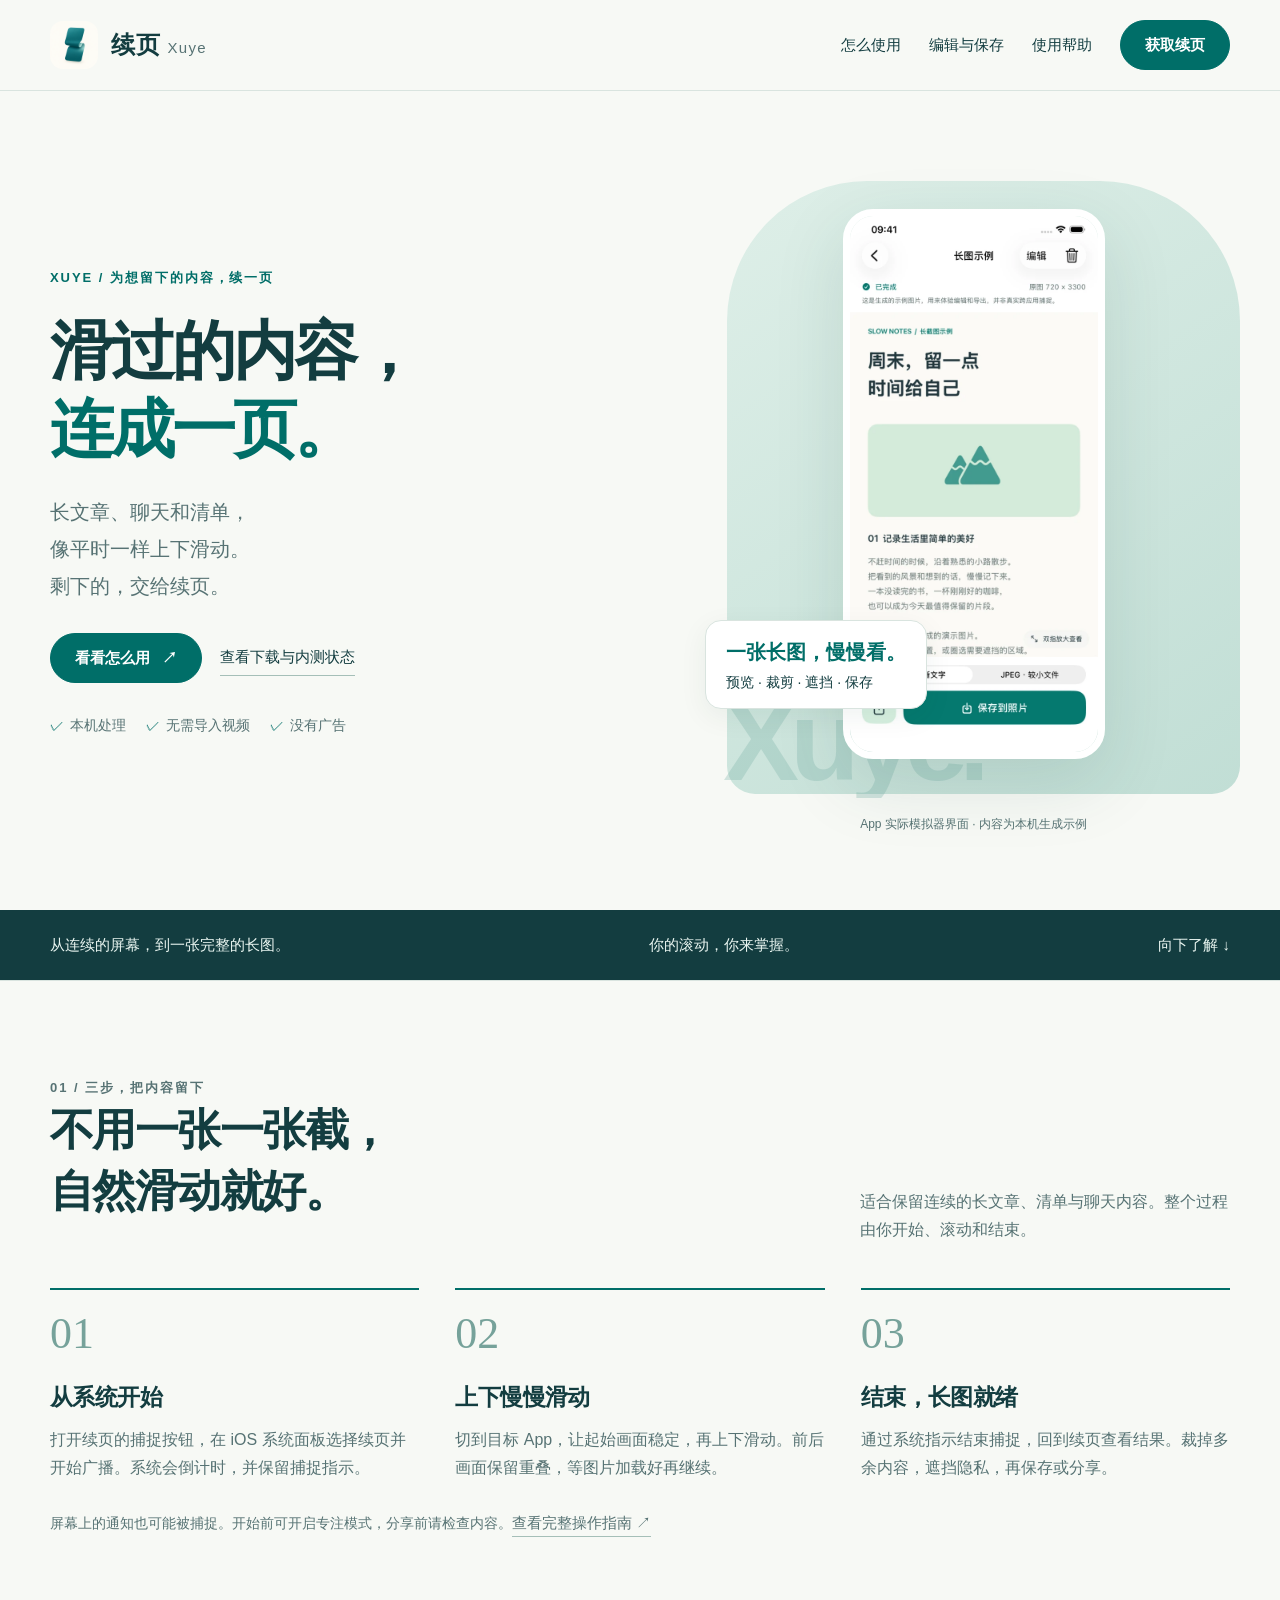
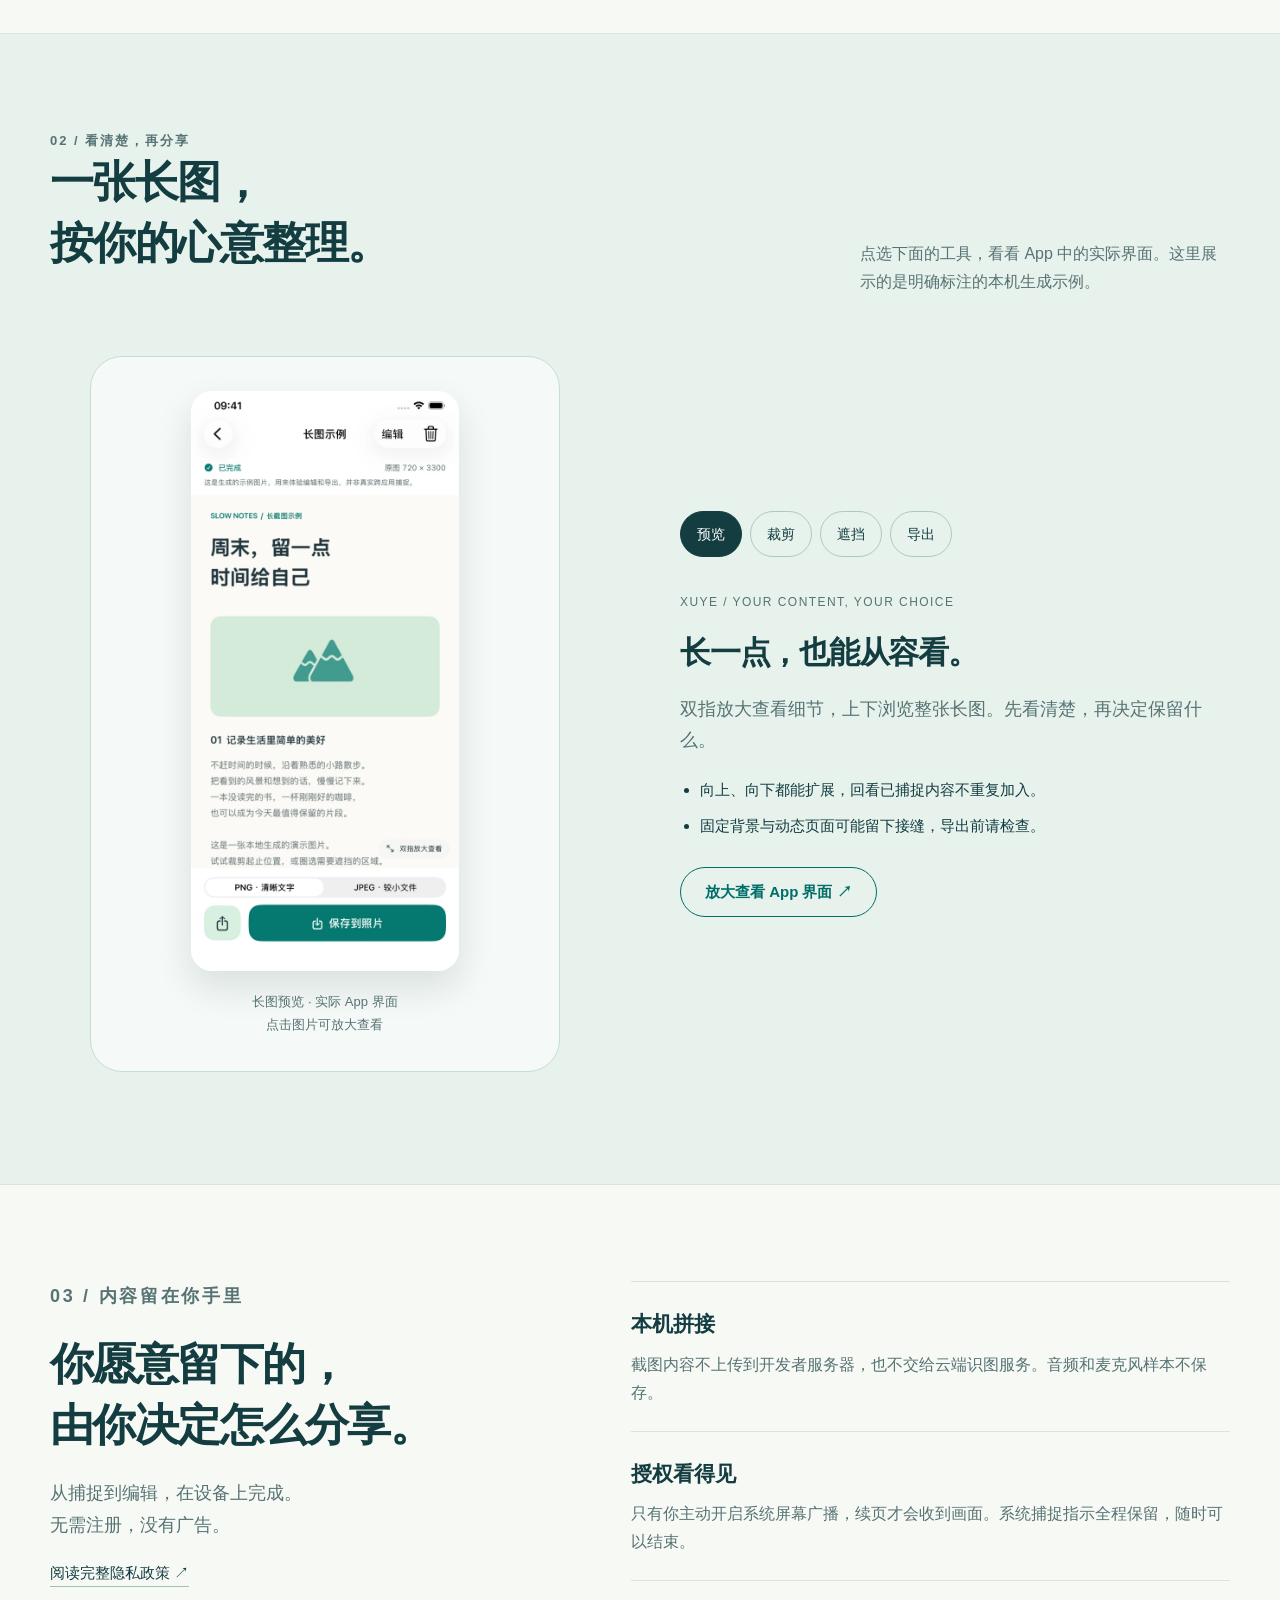
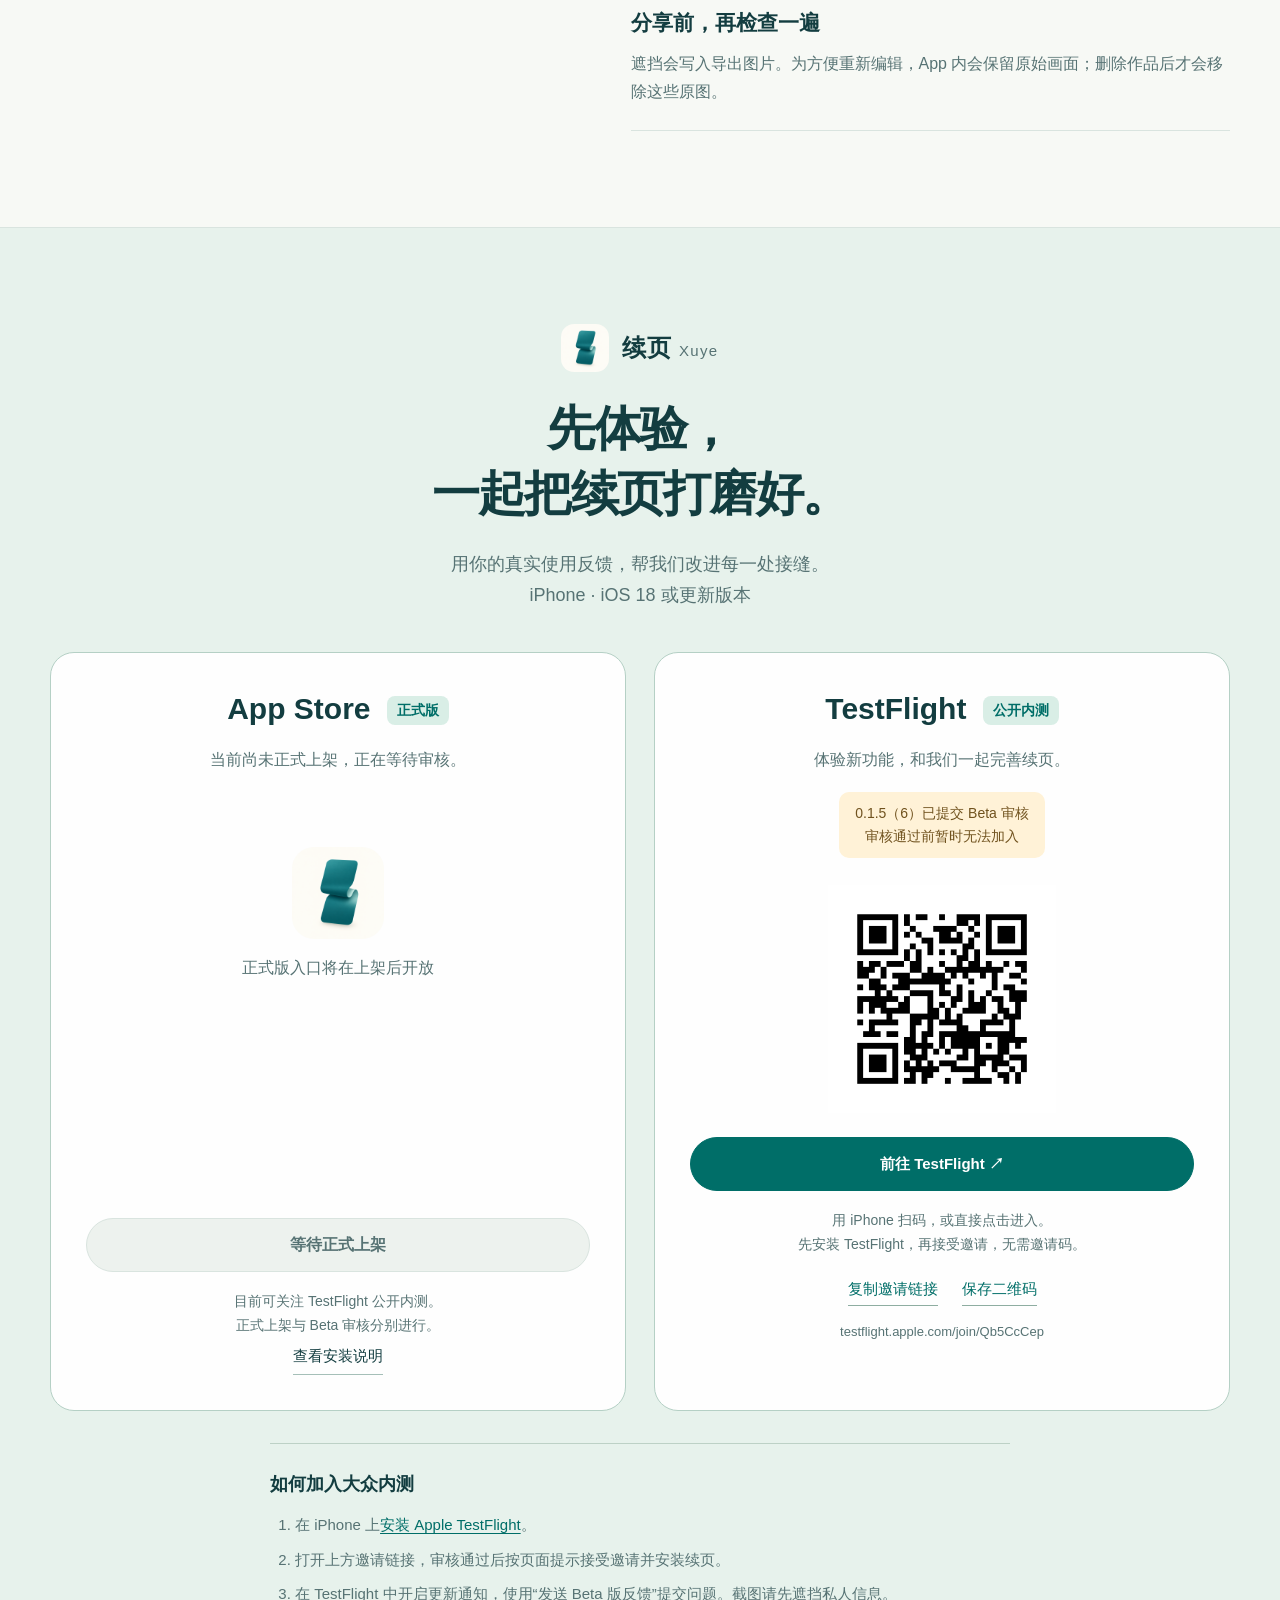
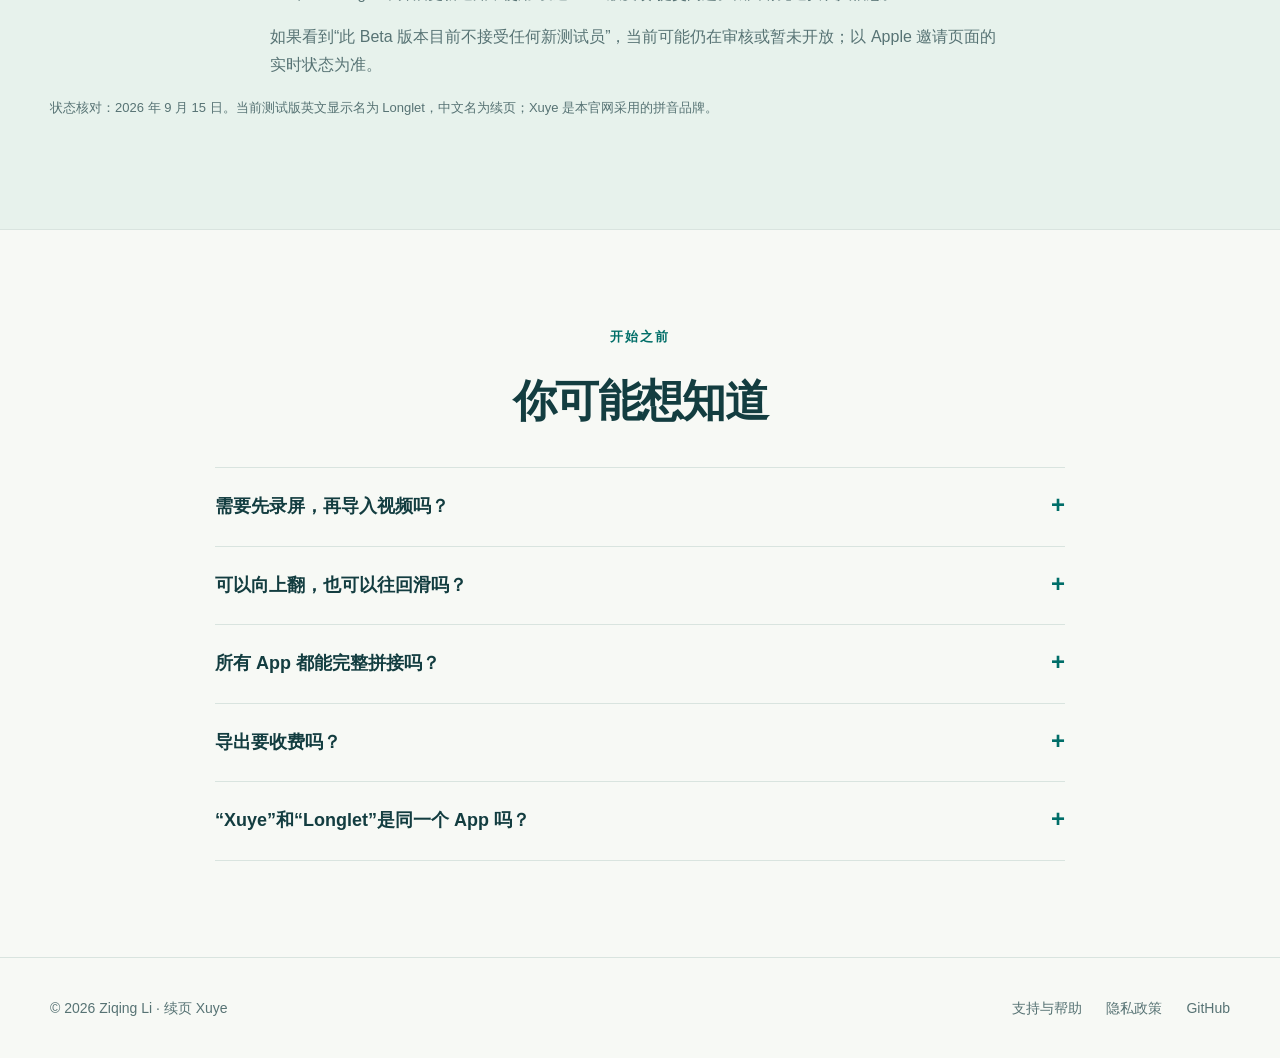
<file: index.html>
<!doctype html><html lang="zh-CN"><head><meta charset="utf-8"><meta name="viewport" content="width=device-width,initial-scale=1"><meta name="description" content="续页 Xuye，让连续滚动的屏幕内容变成一张长图。手动滚动、本机拼接，支持裁剪、隐私遮挡与 PNG/JPEG 导出。"><meta name="theme-color" content="#006e68"><title>续页 Xuye · 滑过的内容，连成一页</title><link rel="icon" href="assets/icon.png"><link rel="apple-touch-icon" href="assets/icon.png"><link rel="stylesheet" href="style.css"><script src="app.js" defer></script><link rel="canonical" href="https://lzbaclz.github.io/long_screenshot_iphone/"><meta property="og:type" content="website"><meta property="og:title" content="续页 Xuye · 滑过的内容，连成一页"><meta property="og:url" content="https://lzbaclz.github.io/long_screenshot_iphone/"></head><body><a class="skip" href="#main">跳到正文</a><header class="header"><div class="wrap header-inner"><a class="brand" href="./"><img src="assets/icon.png" width="48" height="48" alt="续页青色折页图标"><span>续页<small>Xuye</small></span></a><nav class="nav" id="site-nav" aria-label="主导航"><a href="#how">怎么使用</a><a href="#features">编辑与保存</a><a href="support.html">使用帮助</a><a class="button" href="#get">获取续页</a></nav><button class="menu-button" aria-controls="site-nav" aria-expanded="false" aria-label="展开导航">☰</button></div></header><main id="main"><section class="hero wrap"><div><p class="eyebrow">XUYE / 为想留下的内容，续一页</p><h1>滑过的内容，<br><span>连成一页。</span></h1><p class="hero-lead">长文章、聊天和清单，<br>像平时一样上下滑动。<br>剩下的，交给续页。</p><div class="actions"><a class="button" href="#how">看看怎么用 <span aria-hidden="true">↗</span></a><a class="text-link" href="#get">查看下载与内测状态</a></div><ul class="quiet-points"><li>本机处理</li><li>无需导入视频</li><li>没有广告</li></ul></div><div><div class="hero-art"><div class="hero-panel" aria-hidden="true"></div><div class="hero-word" aria-hidden="true">Xuye.</div><img class="screenshot" src="assets/preview.webp" width="620" height="1342" alt="续页 App 的长图预览界面，展示明确标注的本地生成示例"><div class="hero-caption"><strong>一张长图，慢慢看。</strong>预览 · 裁剪 · 遮挡 · 保存</div></div><p class="image-note">App 实际模拟器界面 · 内容为本机生成示例</p></div></section>
<div class="ribbon"><div class="wrap"><span>从连续的屏幕，到一张完整的长图。</span><span>你的滚动，你来掌握。</span><span>向下了解 ↓</span></div></div>
<section class="section" id="how"><div class="wrap"><div class="section-head"><div><p class="eyebrow">01 / 三步，把内容留下</p><h2>不用一张一张截，<br>自然滑动就好。</h2></div><p>适合保留连续的长文章、清单与聊天内容。整个过程由你开始、滚动和结束。</p></div><div class="steps"><article class="step"><div class="step-number">01</div><h3>从系统开始</h3><p>打开续页的捕捉按钮，在 iOS 系统面板选择续页并开始广播。系统会倒计时，并保留捕捉指示。</p></article><article class="step"><div class="step-number">02</div><h3>上下慢慢滑动</h3><p>切到目标 App，让起始画面稳定，再上下滑动。前后画面保留重叠，等图片加载好再继续。</p></article><article class="step"><div class="step-number">03</div><h3>结束，长图就绪</h3><p>通过系统指示结束捕捉，回到续页查看结果。裁掉多余内容，遮挡隐私，再保存或分享。</p></article></div><p class="step-note">屏幕上的通知也可能被捕捉。开始前可开启专注模式，分享前请检查内容。<a class="text-link" href="support.html#capture">查看完整操作指南 ↗</a></p></div></section>
<section class="section mint-section" id="features"><div class="wrap"><div class="section-head"><div><p class="eyebrow">02 / 看清楚，再分享</p><h2>一张长图，<br>按你的心意整理。</h2></div><p>点选下面的工具，看看 App 中的实际界面。这里展示的是明确标注的本机生成示例。</p></div><div class="feature-layout"><figure class="feature-visual"><button class="preview-button" data-enlarge aria-label="放大查看当前 App 界面"><img id="feature-screen" src="assets/preview.webp" width="620" height="1342" alt="续页 App 中的长图示例预览，支持缩放和上下浏览" loading="lazy"></button><figcaption class="screen-caption"><span id="feature-caption">长图预览 · 实际 App 界面</span><br>点击图片可放大查看</figcaption></figure><div class="feature-copy"><div class="feature-tabs" role="tablist" aria-label="查看 App 功能"><button role="tab" id="mode-preview" data-mode="preview" aria-selected="true" aria-controls="feature-panel">预览</button><button role="tab" id="mode-crop" data-mode="crop" aria-selected="false" aria-controls="feature-panel" tabindex="-1">裁剪</button><button role="tab" id="mode-redact" data-mode="redact" aria-selected="false" aria-controls="feature-panel" tabindex="-1">遮挡</button><button role="tab" id="mode-export" data-mode="export" aria-selected="false" aria-controls="feature-panel" tabindex="-1">导出</button></div><div id="feature-panel" role="tabpanel" aria-labelledby="mode-preview" tabindex="0"><div class="detail-stamp">XUYE / YOUR CONTENT, YOUR CHOICE</div><h3 id="feature-title">长一点，也能从容看。</h3><p id="feature-description">双指放大查看细节，上下浏览整张长图。先看清楚，再决定保留什么。</p><ul id="feature-points"><li>向上、向下都能扩展，回看已捕捉内容不重复加入。</li><li>固定背景与动态页面可能留下接缝，导出前请检查。</li></ul></div><button class="button outline" data-enlarge>放大查看 App 界面 ↗</button></div></div></div></section>
<section class="section" id="privacy"><div class="wrap privacy-layout"><div class="privacy-title"><p class="eyebrow">03 / 内容留在你手里</p><h2>你愿意留下的，<br>由你决定怎么分享。</h2><p>从捕捉到编辑，在设备上完成。<br>无需注册，没有广告。</p><a class="text-link" href="privacy.html">阅读完整隐私政策 ↗</a></div><div class="privacy-lines"><article class="privacy-line"><h3>本机拼接</h3><p>截图内容不上传到开发者服务器，也不交给云端识图服务。音频和麦克风样本不保存。</p></article><article class="privacy-line"><h3>授权看得见</h3><p>只有你主动开启系统屏幕广播，续页才会收到画面。系统捕捉指示全程保留，随时可以结束。</p></article><article class="privacy-line"><h3>分享前，再检查一遍</h3><p>遮挡会写入导出图片。为方便重新编辑，App 内会保留原始画面；删除作品后才会移除这些原图。</p></article></div></div></section>
<section class="section release-section" id="get"><div class="wrap"><div class="release-heading"><div class="brand"><img src="assets/icon.png" width="48" height="48" alt="续页青色折页图标"><span>续页<small>Xuye</small></span></div><h2>先体验，<br>一起把续页打磨好。</h2><p>用你的真实使用反馈，帮我们改进每一处接缝。<br>iPhone · iOS 18 或更新版本</p></div><div class="release-options"><article class="release-option"><h3>App Store <span>正式版</span></h3><p>当前尚未正式上架，正在等待审核。</p><div class="release-placeholder"><img src="assets/icon.png" width="92" height="92" alt=""><span>正式版入口将在上架后开放</span></div><span class="pending-button">等待正式上架</span><p class="release-help">目前可关注 TestFlight 公开内测。<br>正式上架与 Beta 审核分别进行。</p><a class="text-link" href="support.html#install">查看安装说明</a></article><article class="release-option"><h3>TestFlight <span>公开内测</span></h3><p>体验新功能，和我们一起完善续页。</p><p class="beta-state">0.1.5（6）已提交 Beta 审核<br>审核通过前暂时无法加入</p><img class="invite-qr" src="assets/testflight-qr.png" width="468" height="468" alt="续页公开 TestFlight 邀请二维码，审核通过后可通过此链接加入" loading="lazy"><a class="button" id="testflight-link" href="https://testflight.apple.com/join/Qb5CcCep" target="_blank" rel="noopener noreferrer">前往 TestFlight ↗</a><p class="release-help">用 iPhone 扫码，或直接点击进入。<br>先安装 TestFlight，再接受邀请，无需邀请码。</p><div class="invite-tools"><button type="button" id="copy-testflight-link">复制邀请链接</button><a href="assets/testflight-qr.png" download="xuye-testflight-qr.png">保存二维码</a></div><a class="invite-address" href="https://testflight.apple.com/join/Qb5CcCep">testflight.apple.com/join/Qb5CcCep</a><p class="invite-result" id="testflight-copy-status" role="status" aria-live="polite"></p></article></div><div class="beta-steps"><h3>如何加入大众内测</h3><ol><li>在 iPhone 上<a href="https://apps.apple.com/app/testflight/id899247664">安装 Apple TestFlight</a>。</li><li>打开上方邀请链接，审核通过后按页面提示接受邀请并安装续页。</li><li>在 TestFlight 中开启更新通知，使用“发送 Beta 版反馈”提交问题。截图请先遮挡私人信息。</li></ol><p>如果看到“此 Beta 版本目前不接受任何新测试员”，当前可能仍在审核或暂未开放；以 Apple 邀请页面的实时状态为准。</p></div><p class="release-note">状态核对：2026 年 9 月 15 日。当前测试版英文显示名为 Longlet，中文名为续页；Xuye 是本官网采用的拼音品牌。</p></div></section>
<section class="section"><div class="wrap"><div class="center-head"><p class="eyebrow">开始之前</p><h2>你可能想知道</h2></div><div class="faq-list"><details><summary>需要先录屏，再导入视频吗？</summary><p>不需要。你通过 iOS 系统开始屏幕广播后，续页会直接处理系统提供的画面。用户手动滚动，结束后回到 App 查看长图。</p></details><details><summary>可以向上翻，也可以往回滑吗？</summary><p>可以。续页支持从当前位置向上或向下扩展，回到已捕捉的区域时去重。请平稳滚动并保留画面重叠，快速跳页或动态重排仍可能无法衔接。</p></details><details><summary>所有 App 都能完整拼接吗？</summary><p>无法保证。受保护的内容、动画、重复画面、缺少重叠或快速跳页都可能影响结果。固定照片壁纸也可能出现接缝。请检查首尾与接缝，详细边界见<a href="support.html#quality">使用帮助</a>。</p></details><details><summary>导出要收费吗？</summary><p>当前 0.1.5 版本每周免费导出 50 个新作品，失败、取消和同一作品重复导出不会额外扣次数。本版不提供新的购买入口，未来政策以实际版本说明为准。</p></details><details><summary>“Xuye”和“Longlet”是同一个 App 吗？</summary><p>是的。本官网使用“续页 Xuye”品牌；当前已提交的 App 及 TestFlight 英文显示名仍为 Longlet。请认准青色折页图标，App ID 为 6811703874。</p></details></div></div></section>
<dialog class="dialog" id="screen-dialog" aria-labelledby="dialog-title"><div class="dialog-head"><h2 id="dialog-title">长图预览 · 实际 App 界面</h2><button data-close aria-label="关闭图片预览">×</button></div><img class="dialog-image" id="dialog-image" src="assets/preview.webp" width="620" height="1342" alt="续页 App 长图示例预览"><p>续页 0.1.5 · 实际模拟器界面。示例内容由 App 在本机生成，不代表真实跨应用捕捉。</p></dialog>
</main><footer class="footer"><div class="wrap footer-inner"><span>© 2026 Ziqing Li · 续页 Xuye</span><div class="footer-links"><a href="support.html">支持与帮助</a><a href="privacy.html">隐私政策</a><a href="https://github.com/lzbaclz/long_screenshot_iphone">GitHub</a></div></div></footer></body></html>
</file>
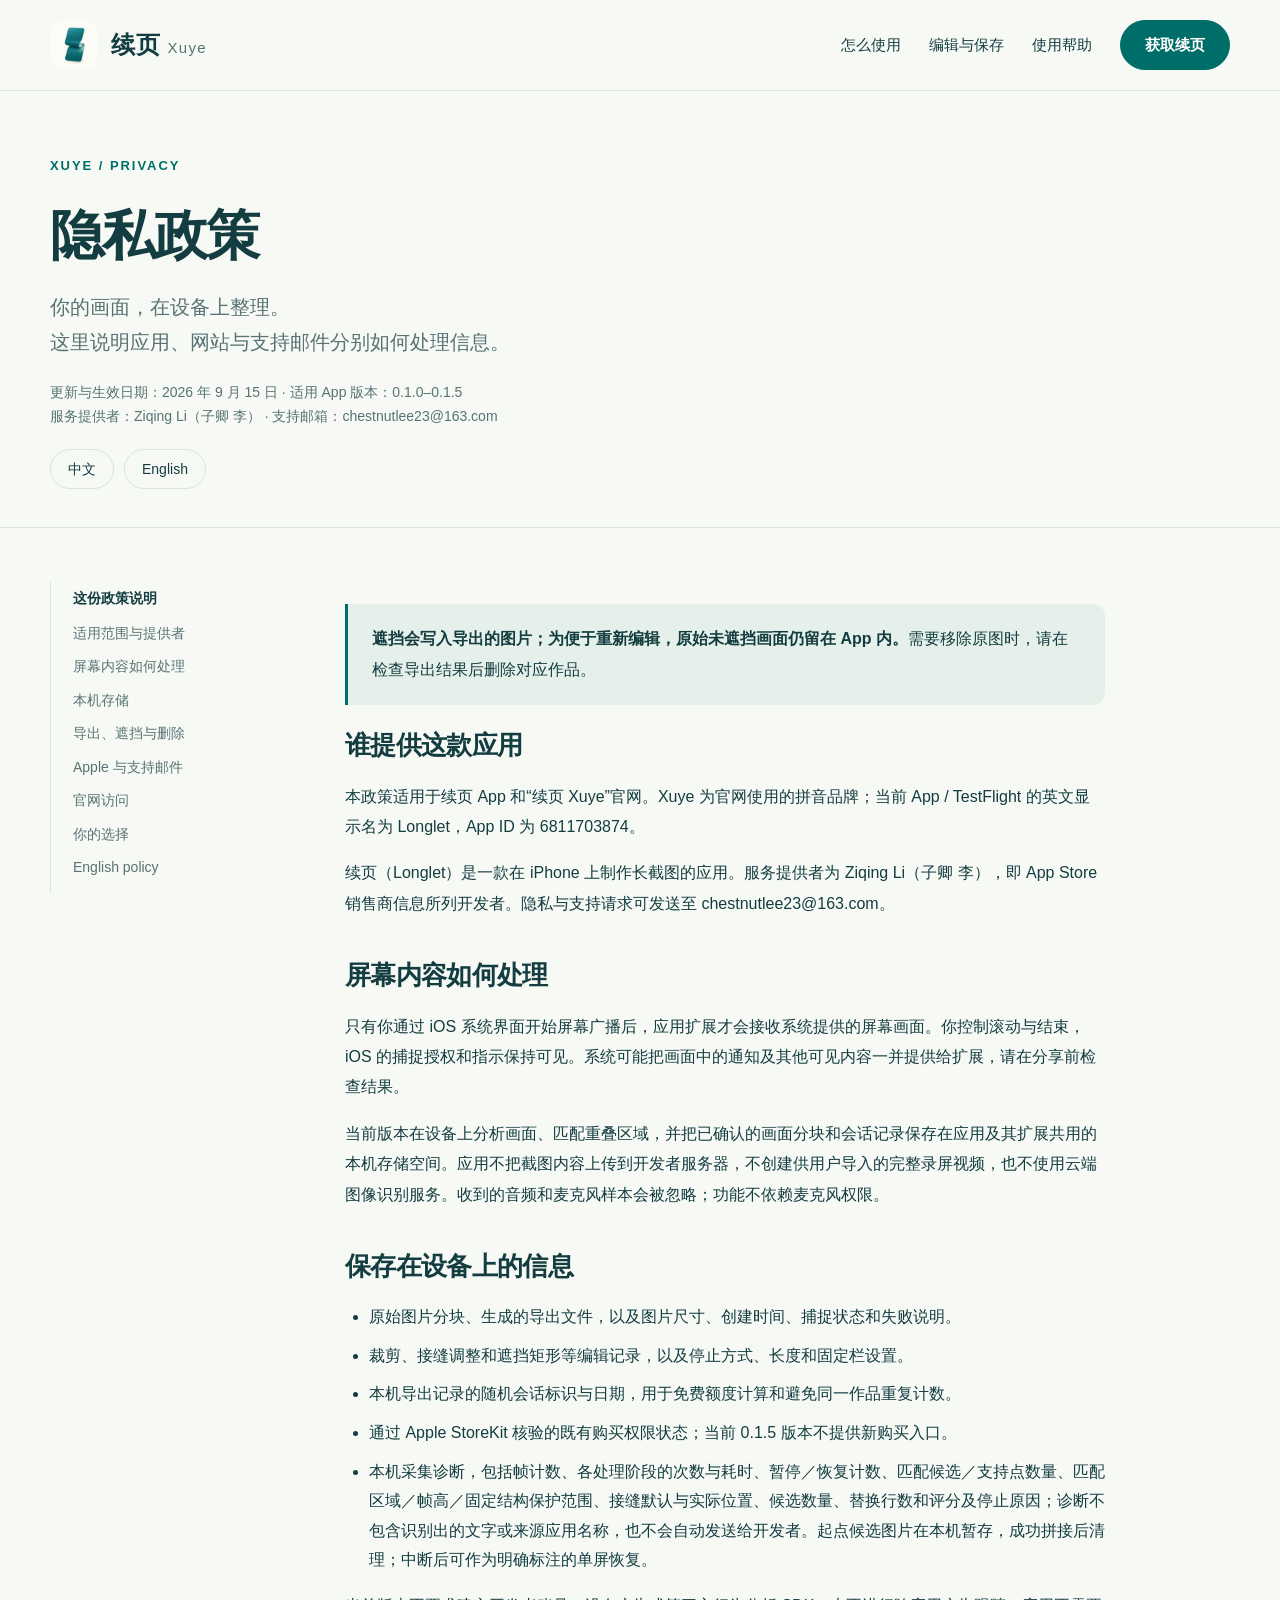
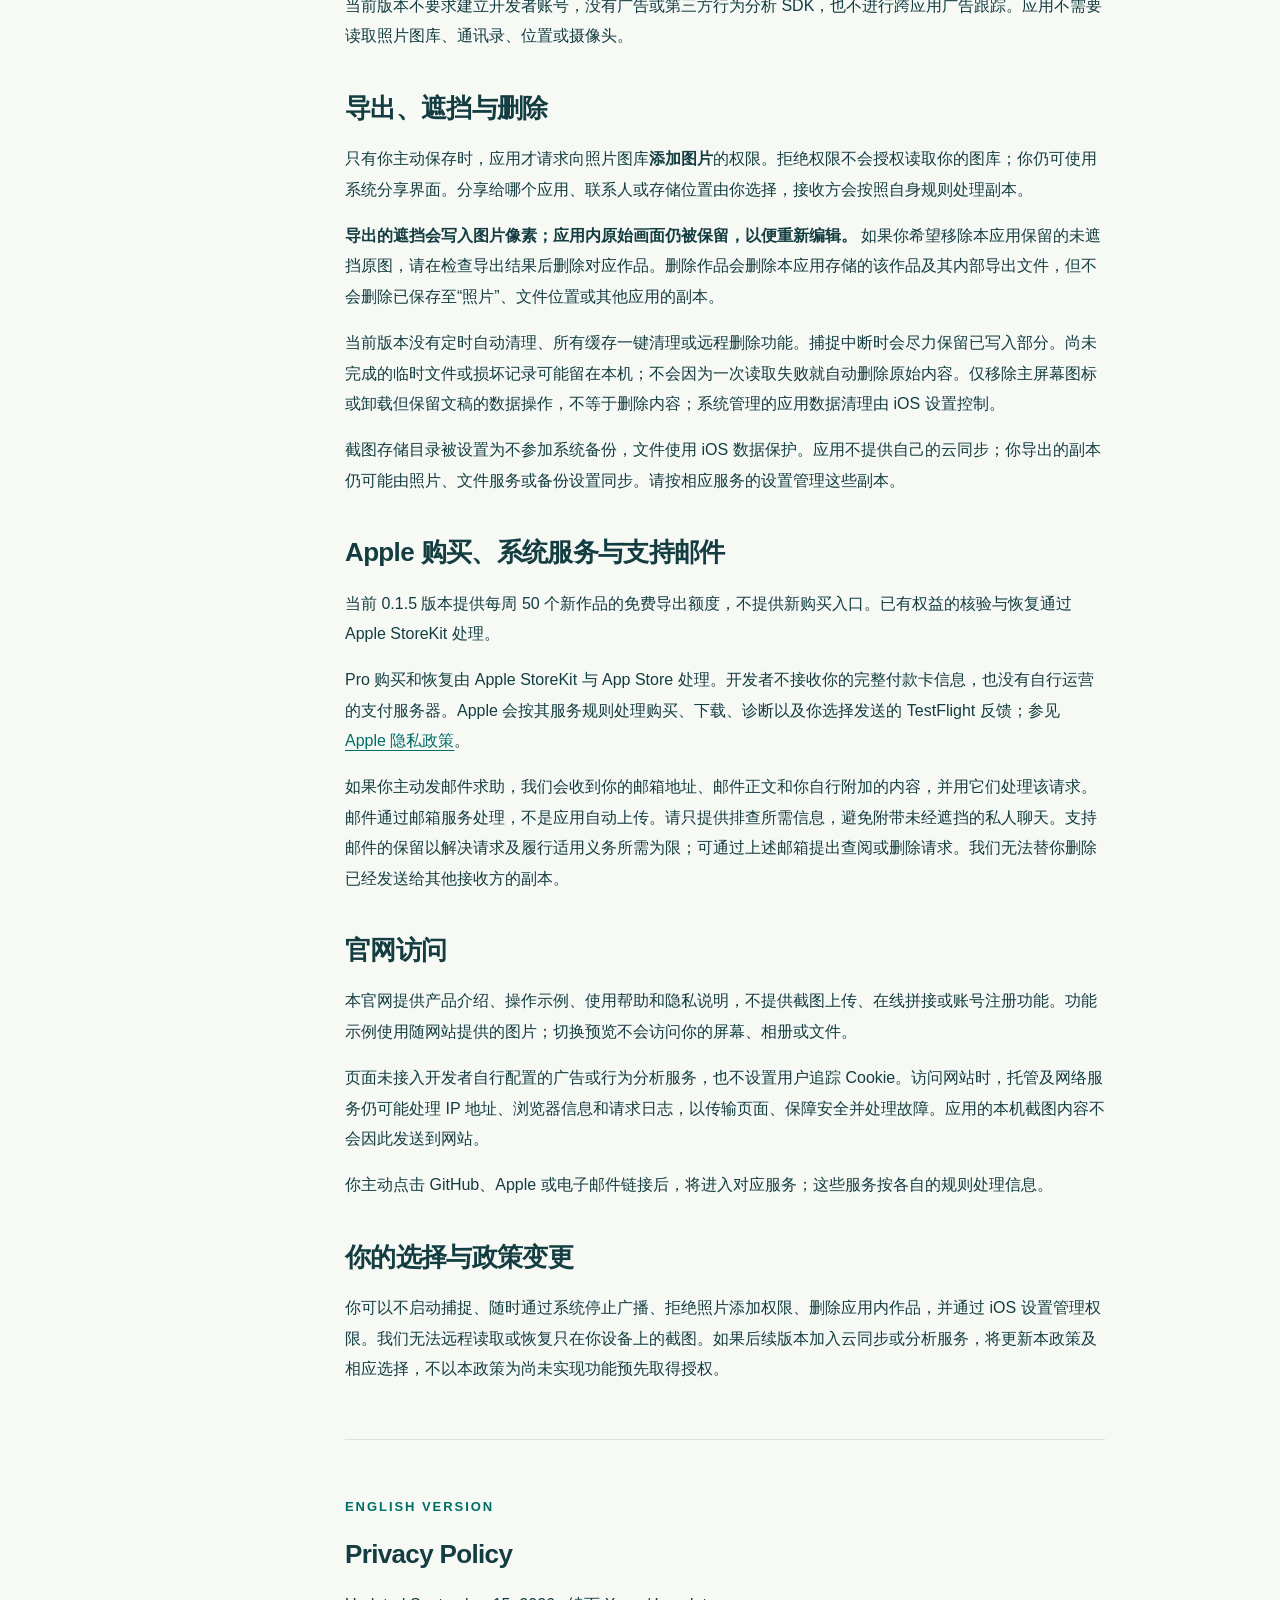
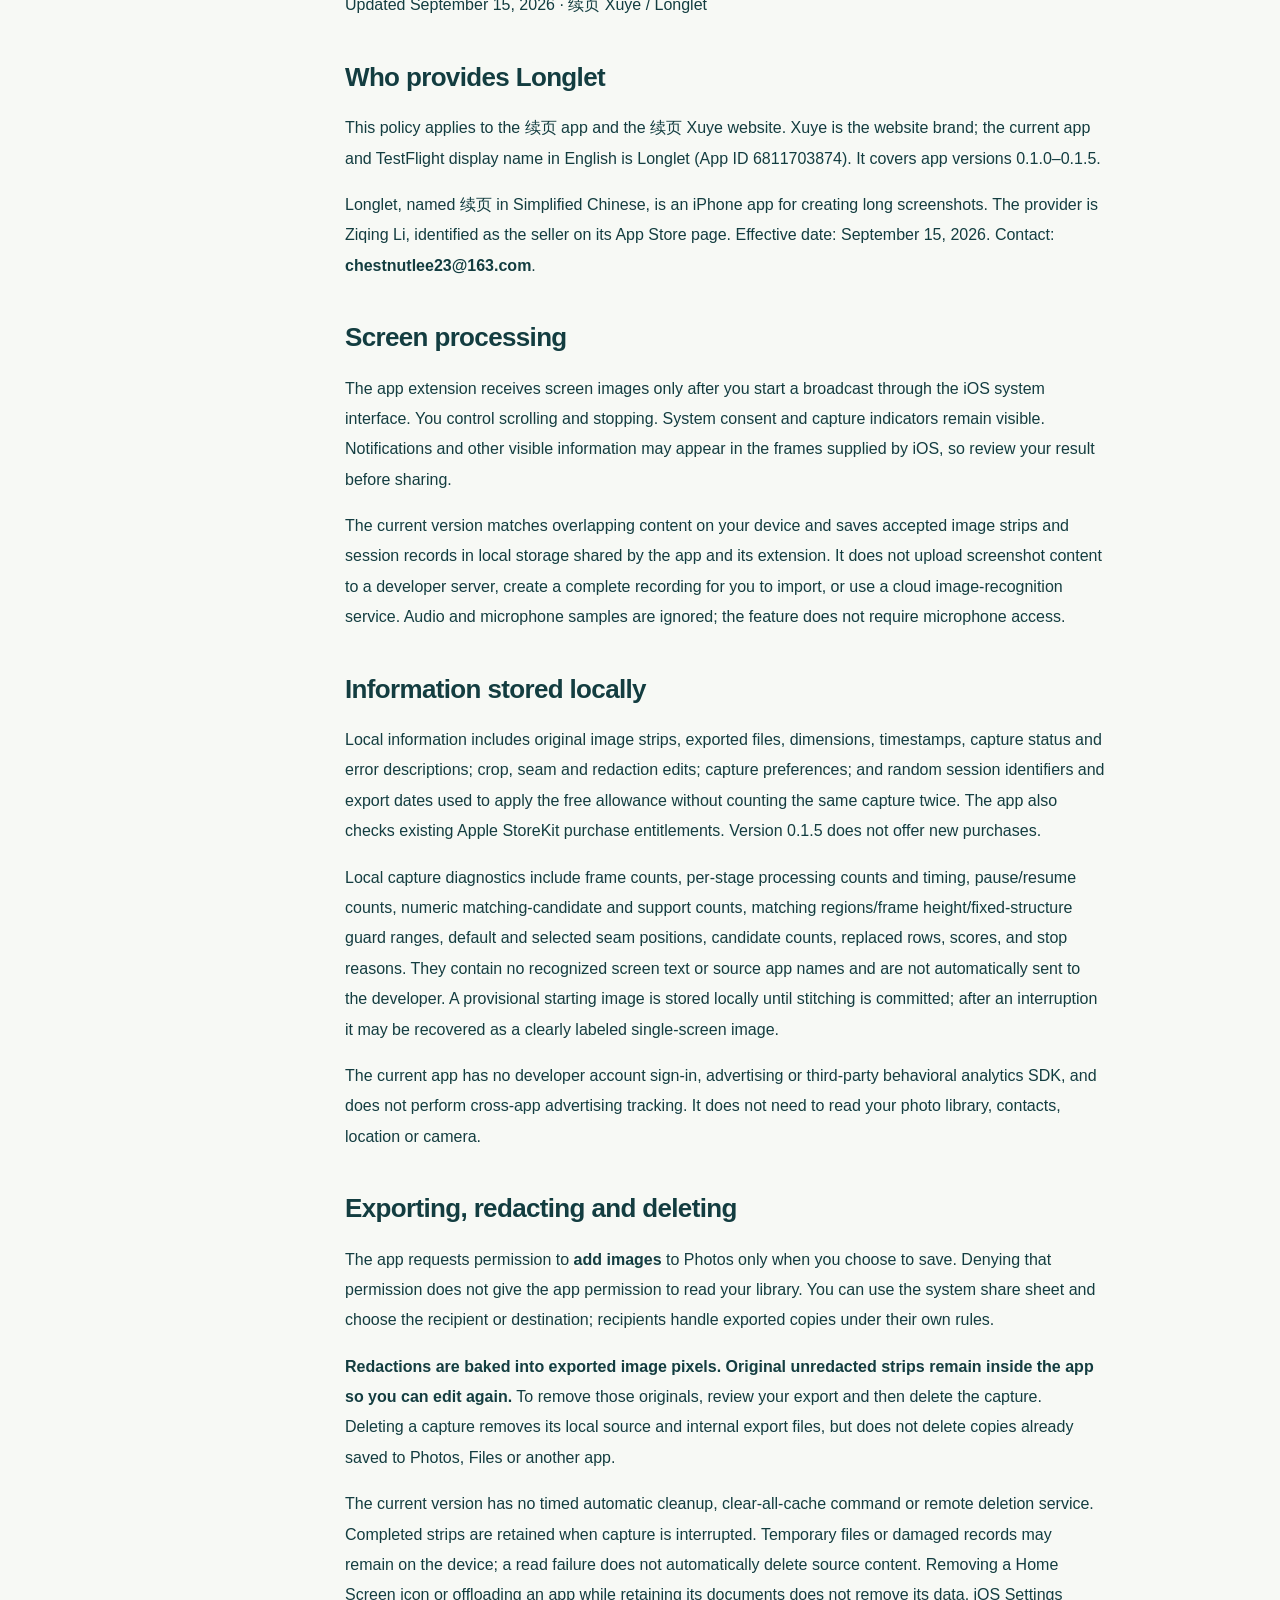
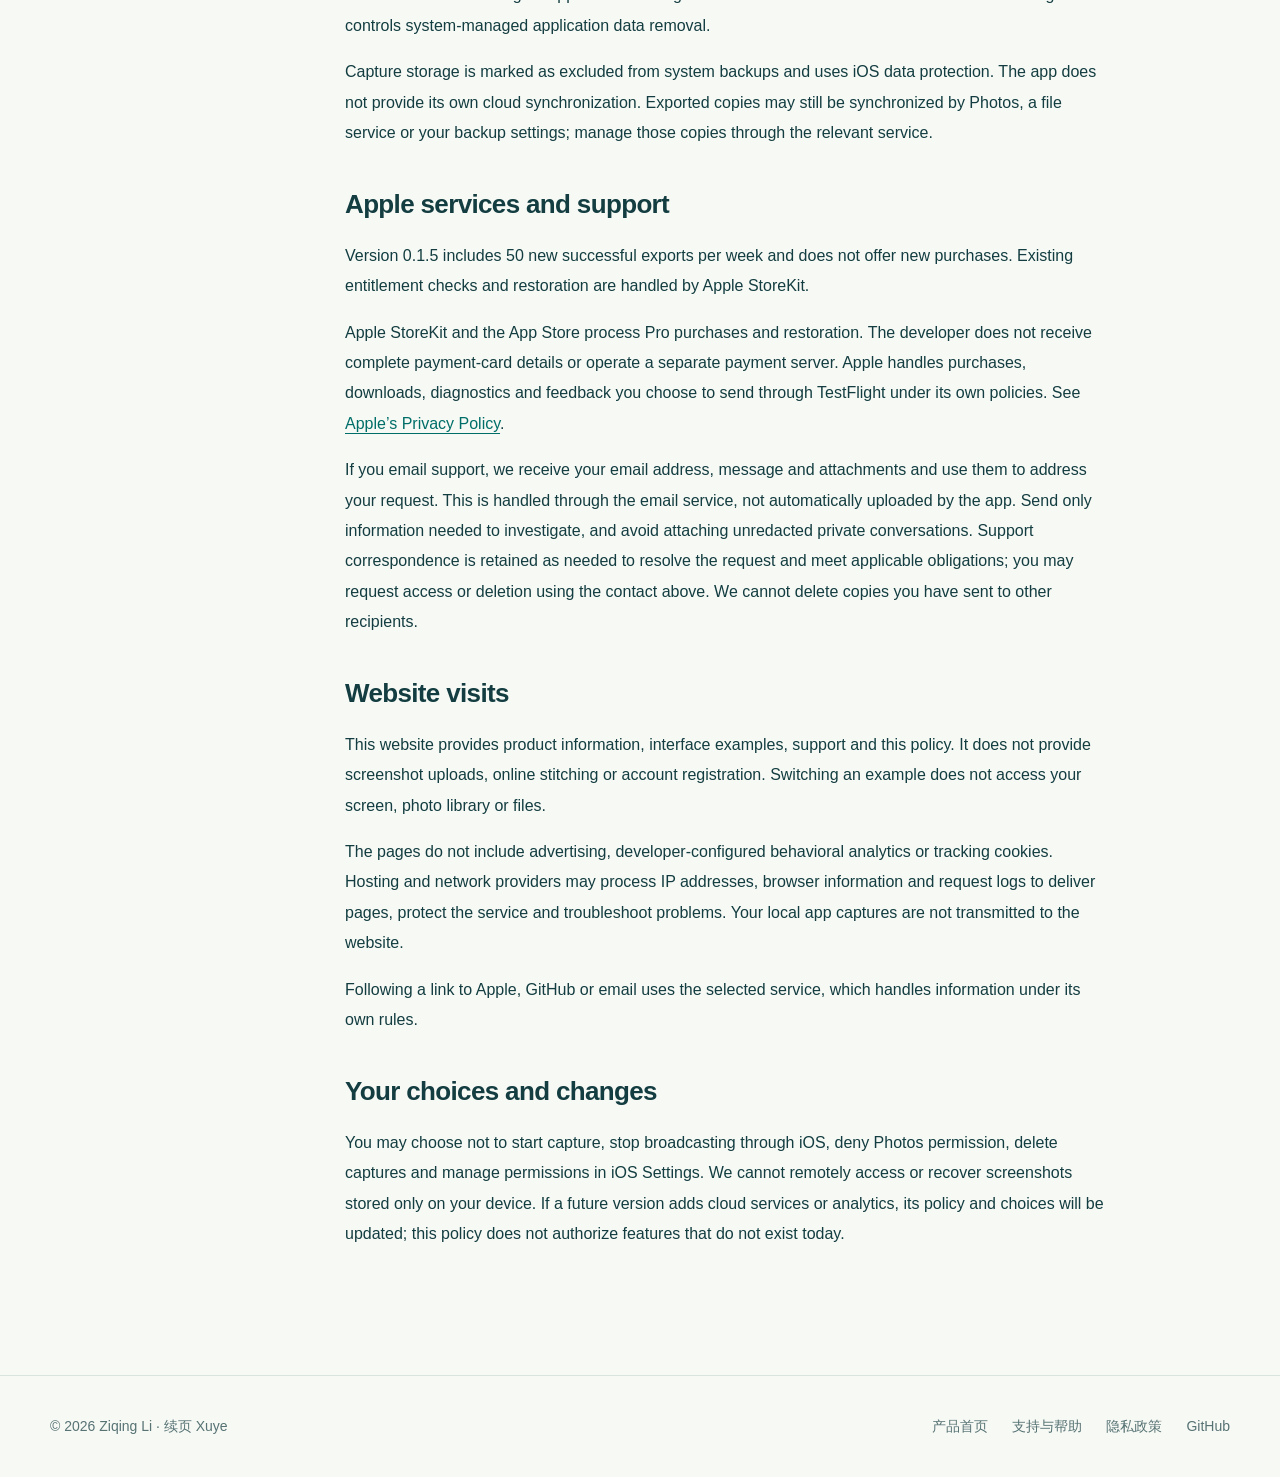
<file: privacy.html>
<!doctype html><html lang="zh-CN"><head><meta charset="utf-8"><meta name="viewport" content="width=device-width,initial-scale=1"><meta name="description" content="续页 Xuye / Longlet 的中英文隐私政策：本机屏幕处理、相册权限、原图与遮挡、删除、支持邮件及网站访问。"><meta name="theme-color" content="#006e68"><title>隐私政策 · 续页 Xuye</title><link rel="icon" href="assets/icon.png"><link rel="apple-touch-icon" href="assets/icon.png"><link rel="stylesheet" href="style.css"><script src="app.js" defer></script><link rel="canonical" href="https://lzbaclz.github.io/long_screenshot_iphone/privacy.html"><meta property="og:type" content="website"><meta property="og:title" content="隐私政策 · 续页 Xuye"><meta property="og:url" content="https://lzbaclz.github.io/long_screenshot_iphone/privacy.html"></head><body><a class="skip" href="#main">跳到正文</a><header class="header"><div class="wrap header-inner"><a class="brand" href="./"><img src="assets/icon.png" width="48" height="48" alt="续页青色折页图标"><span>续页<small>Xuye</small></span></a><nav class="nav" id="site-nav" aria-label="主导航"><a href="./#how">怎么使用</a><a href="./#features">编辑与保存</a><a href="support.html">使用帮助</a><a class="button" href="./#get">获取续页</a></nav><button class="menu-button" aria-controls="site-nav" aria-expanded="false" aria-label="展开导航">☰</button></div></header><main id="main"><div class="document-hero"><div class="wrap"><p class="eyebrow">XUYE / PRIVACY</p><h1>隐私政策</h1><p class="lead">你的画面，在设备上整理。<br>这里说明应用、网站与支持邮件分别如何处理信息。</p><p class="doc-meta">更新与生效日期：2026 年 9 月 15 日 · 适用 App 版本：0.1.0–0.1.5<br>服务提供者：Ziqing Li（子卿 李） · 支持邮箱：<a href="mailto:chestnutlee23@163.com">chestnutlee23@163.com</a></p><div class="language-links"><a href="#scope">中文</a><a href="#english" lang="en">English</a></div></div></div><div class="wrap doc-layout"><nav class="toc" aria-label="隐私政策目录"><strong>这份政策说明</strong><a href="#scope">适用范围与提供者</a><a href="#capture">屏幕内容如何处理</a><a href="#storage">本机存储</a><a href="#export">导出、遮挡与删除</a><a href="#services">Apple 与支持邮件</a><a href="#website">官网访问</a><a href="#choices">你的选择</a><a href="#english" lang="en">English policy</a></nav><article class="prose"><div class="callout"><p><strong>遮挡会写入导出的图片；为便于重新编辑，原始未遮挡画面仍留在 App 内。</strong>需要移除原图时，请在检查导出结果后删除对应作品。</p></div><section id="scope"><h2>谁提供这款应用</h2><p>本政策适用于续页 App 和“续页 Xuye”官网。Xuye 为官网使用的拼音品牌；当前 App / TestFlight 的英文显示名为 Longlet，App ID 为 6811703874。</p>
<p>续页（Longlet）是一款在 iPhone 上制作长截图的应用。服务提供者为 Ziqing Li（子卿 李），即 App Store 销售商信息所列开发者。隐私与支持请求可发送至 chestnutlee23@163.com。</p></section><section id="capture"><h2>屏幕内容如何处理</h2><p>只有你通过 iOS 系统界面开始屏幕广播后，应用扩展才会接收系统提供的屏幕画面。你控制滚动与结束，iOS 的捕捉授权和指示保持可见。系统可能把画面中的通知及其他可见内容一并提供给扩展，请在分享前检查结果。</p>
<p>当前版本在设备上分析画面、匹配重叠区域，并把已确认的画面分块和会话记录保存在应用及其扩展共用的本机存储空间。应用不把截图内容上传到开发者服务器，不创建供用户导入的完整录屏视频，也不使用云端图像识别服务。收到的音频和麦克风样本会被忽略；功能不依赖麦克风权限。</p></section><section id="storage"><h2>保存在设备上的信息</h2><ul><li>原始图片分块、生成的导出文件，以及图片尺寸、创建时间、捕捉状态和失败说明。</li><li>裁剪、接缝调整和遮挡矩形等编辑记录，以及停止方式、长度和固定栏设置。</li><li>本机导出记录的随机会话标识与日期，用于免费额度计算和避免同一作品重复计数。</li><li>通过 Apple StoreKit 核验的既有购买权限状态；当前 0.1.5 版本不提供新购买入口。</li><li>本机采集诊断，包括帧计数、各处理阶段的次数与耗时、暂停／恢复计数、匹配候选／支持点数量、匹配区域／帧高／固定结构保护范围、接缝默认与实际位置、候选数量、替换行数和评分及停止原因；诊断不包含识别出的文字或来源应用名称，也不会自动发送给开发者。起点候选图片在本机暂存，成功拼接后清理；中断后可作为明确标注的单屏恢复。</li></ul>
<p>当前版本不要求建立开发者账号，没有广告或第三方行为分析 SDK，也不进行跨应用广告跟踪。应用不需要读取照片图库、通讯录、位置或摄像头。</p></section><section id="export"><h2>导出、遮挡与删除</h2><p>只有你主动保存时，应用才请求向照片图库<strong>添加图片</strong>的权限。拒绝权限不会授权读取你的图库；你仍可使用系统分享界面。分享给哪个应用、联系人或存储位置由你选择，接收方会按照自身规则处理副本。</p>
<p><strong>导出的遮挡会写入图片像素；应用内原始画面仍被保留，以便重新编辑。</strong> 如果你希望移除本应用保留的未遮挡原图，请在检查导出结果后删除对应作品。删除作品会删除本应用存储的该作品及其内部导出文件，但不会删除已保存至“照片”、文件位置或其他应用的副本。</p>
<p>当前版本没有定时自动清理、所有缓存一键清理或远程删除功能。捕捉中断时会尽力保留已写入部分。尚未完成的临时文件或损坏记录可能留在本机；不会因为一次读取失败就自动删除原始内容。仅移除主屏幕图标或卸载但保留文稿的数据操作，不等于删除内容；系统管理的应用数据清理由 iOS 设置控制。</p>
<p>截图存储目录被设置为不参加系统备份，文件使用 iOS 数据保护。应用不提供自己的云同步；你导出的副本仍可能由照片、文件服务或备份设置同步。请按相应服务的设置管理这些副本。</p></section><section id="services"><h2>Apple 购买、系统服务与支持邮件</h2><p>当前 0.1.5 版本提供每周 50 个新作品的免费导出额度，不提供新购买入口。已有权益的核验与恢复通过 Apple StoreKit 处理。</p>
<p>Pro 购买和恢复由 Apple StoreKit 与 App Store 处理。开发者不接收你的完整付款卡信息，也没有自行运营的支付服务器。Apple 会按其服务规则处理购买、下载、诊断以及你选择发送的 TestFlight 反馈；参见 <a href="https://www.apple.com/legal/privacy/">Apple 隐私政策</a>。</p>
<p>如果你主动发邮件求助，我们会收到你的邮箱地址、邮件正文和你自行附加的内容，并用它们处理该请求。邮件通过邮箱服务处理，不是应用自动上传。请只提供排查所需信息，避免附带未经遮挡的私人聊天。支持邮件的保留以解决请求及履行适用义务所需为限；可通过上述邮箱提出查阅或删除请求。我们无法替你删除已经发送给其他接收方的副本。</p></section><section id="website"><h2>官网访问</h2><p>本官网提供产品介绍、操作示例、使用帮助和隐私说明，不提供截图上传、在线拼接或账号注册功能。功能示例使用随网站提供的图片；切换预览不会访问你的屏幕、相册或文件。</p><p>页面未接入开发者自行配置的广告或行为分析服务，也不设置用户追踪 Cookie。访问网站时，托管及网络服务仍可能处理 IP 地址、浏览器信息和请求日志，以传输页面、保障安全并处理故障。应用的本机截图内容不会因此发送到网站。</p><p>你主动点击 GitHub、Apple 或电子邮件链接后，将进入对应服务；这些服务按各自的规则处理信息。</p></section><section id="choices"><h2>你的选择与政策变更</h2><p>你可以不启动捕捉、随时通过系统停止广播、拒绝照片添加权限、删除应用内作品，并通过 iOS 设置管理权限。我们无法远程读取或恢复只在你设备上的截图。如果后续版本加入云同步或分析服务，将更新本政策及相应选择，不以本政策为尚未实现功能预先取得授权。</p></section><hr class="doc-divider"><section id="english" lang="en"><p class="eyebrow">English version</p><h2>Privacy Policy</h2><p>Updated September 15, 2026 · 续页 Xuye / Longlet</p></section><section id="en-scope" lang="en"><h2>Who provides Longlet</h2><p>This policy applies to the 续页 app and the 续页 Xuye website. Xuye is the website brand; the current app and TestFlight display name in English is Longlet (App ID 6811703874). It covers app versions 0.1.0–0.1.5.</p>
<p>Longlet, named 续页 in Simplified Chinese, is an iPhone app for creating long screenshots. The provider is Ziqing Li, identified as the seller on its App Store page. Effective date: September 15, 2026. Contact: <strong>chestnutlee23@163.com</strong>.</p></section><section id="en-capture" lang="en"><h2>Screen processing</h2><p>The app extension receives screen images only after you start a broadcast through the iOS system interface. You control scrolling and stopping. System consent and capture indicators remain visible. Notifications and other visible information may appear in the frames supplied by iOS, so review your result before sharing.</p>
<p>The current version matches overlapping content on your device and saves accepted image strips and session records in local storage shared by the app and its extension. It does not upload screenshot content to a developer server, create a complete recording for you to import, or use a cloud image-recognition service. Audio and microphone samples are ignored; the feature does not require microphone access.</p></section><section id="en-storage" lang="en"><h2>Information stored locally</h2><p>Local information includes original image strips, exported files, dimensions, timestamps, capture status and error descriptions; crop, seam and redaction edits; capture preferences; and random session identifiers and export dates used to apply the free allowance without counting the same capture twice. The app also checks existing Apple StoreKit purchase entitlements. Version 0.1.5 does not offer new purchases.</p>
<p>Local capture diagnostics include frame counts, per-stage processing counts and timing, pause/resume counts, numeric matching-candidate and support counts, matching regions/frame height/fixed-structure guard ranges, default and selected seam positions, candidate counts, replaced rows, scores, and stop reasons. They contain no recognized screen text or source app names and are not automatically sent to the developer. A provisional starting image is stored locally until stitching is committed; after an interruption it may be recovered as a clearly labeled single-screen image.</p>
<p>The current app has no developer account sign-in, advertising or third-party behavioral analytics SDK, and does not perform cross-app advertising tracking. It does not need to read your photo library, contacts, location or camera.</p></section><section id="en-export" lang="en"><h2>Exporting, redacting and deleting</h2><p>The app requests permission to <strong>add images</strong> to Photos only when you choose to save. Denying that permission does not give the app permission to read your library. You can use the system share sheet and choose the recipient or destination; recipients handle exported copies under their own rules.</p>
<p><strong>Redactions are baked into exported image pixels. Original unredacted strips remain inside the app so you can edit again.</strong> To remove those originals, review your export and then delete the capture. Deleting a capture removes its local source and internal export files, but does not delete copies already saved to Photos, Files or another app.</p>
<p>The current version has no timed automatic cleanup, clear-all-cache command or remote deletion service. Completed strips are retained when capture is interrupted. Temporary files or damaged records may remain on the device; a read failure does not automatically delete source content. Removing a Home Screen icon or offloading an app while retaining its documents does not remove its data. iOS Settings controls system-managed application data removal.</p>
<p>Capture storage is marked as excluded from system backups and uses iOS data protection. The app does not provide its own cloud synchronization. Exported copies may still be synchronized by Photos, a file service or your backup settings; manage those copies through the relevant service.</p></section><section id="en-services" lang="en"><h2>Apple services and support</h2><p>Version 0.1.5 includes 50 new successful exports per week and does not offer new purchases. Existing entitlement checks and restoration are handled by Apple StoreKit.</p>
<p>Apple StoreKit and the App Store process Pro purchases and restoration. The developer does not receive complete payment-card details or operate a separate payment server. Apple handles purchases, downloads, diagnostics and feedback you choose to send through TestFlight under its own policies. See <a href="https://www.apple.com/legal/privacy/">Apple’s Privacy Policy</a>.</p>
<p>If you email support, we receive your email address, message and attachments and use them to address your request. This is handled through the email service, not automatically uploaded by the app. Send only information needed to investigate, and avoid attaching unredacted private conversations. Support correspondence is retained as needed to resolve the request and meet applicable obligations; you may request access or deletion using the contact above. We cannot delete copies you have sent to other recipients.</p></section><section id="en-website" lang="en"><h2>Website visits</h2><p>This website provides product information, interface examples, support and this policy. It does not provide screenshot uploads, online stitching or account registration. Switching an example does not access your screen, photo library or files.</p><p>The pages do not include advertising, developer-configured behavioral analytics or tracking cookies. Hosting and network providers may process IP addresses, browser information and request logs to deliver pages, protect the service and troubleshoot problems. Your local app captures are not transmitted to the website.</p><p>Following a link to Apple, GitHub or email uses the selected service, which handles information under its own rules.</p></section><section id="en-choices" lang="en"><h2>Your choices and changes</h2><p>You may choose not to start capture, stop broadcasting through iOS, deny Photos permission, delete captures and manage permissions in iOS Settings. We cannot remotely access or recover screenshots stored only on your device. If a future version adds cloud services or analytics, its policy and choices will be updated; this policy does not authorize features that do not exist today.</p></section></article></div></main><footer class="footer"><div class="wrap footer-inner"><span>© 2026 Ziqing Li · 续页 Xuye</span><div class="footer-links"><a href="./">产品首页</a><a href="support.html">支持与帮助</a><a href="privacy.html">隐私政策</a><a href="https://github.com/lzbaclz/long_screenshot_iphone">GitHub</a></div></div></footer></body></html>
</file>
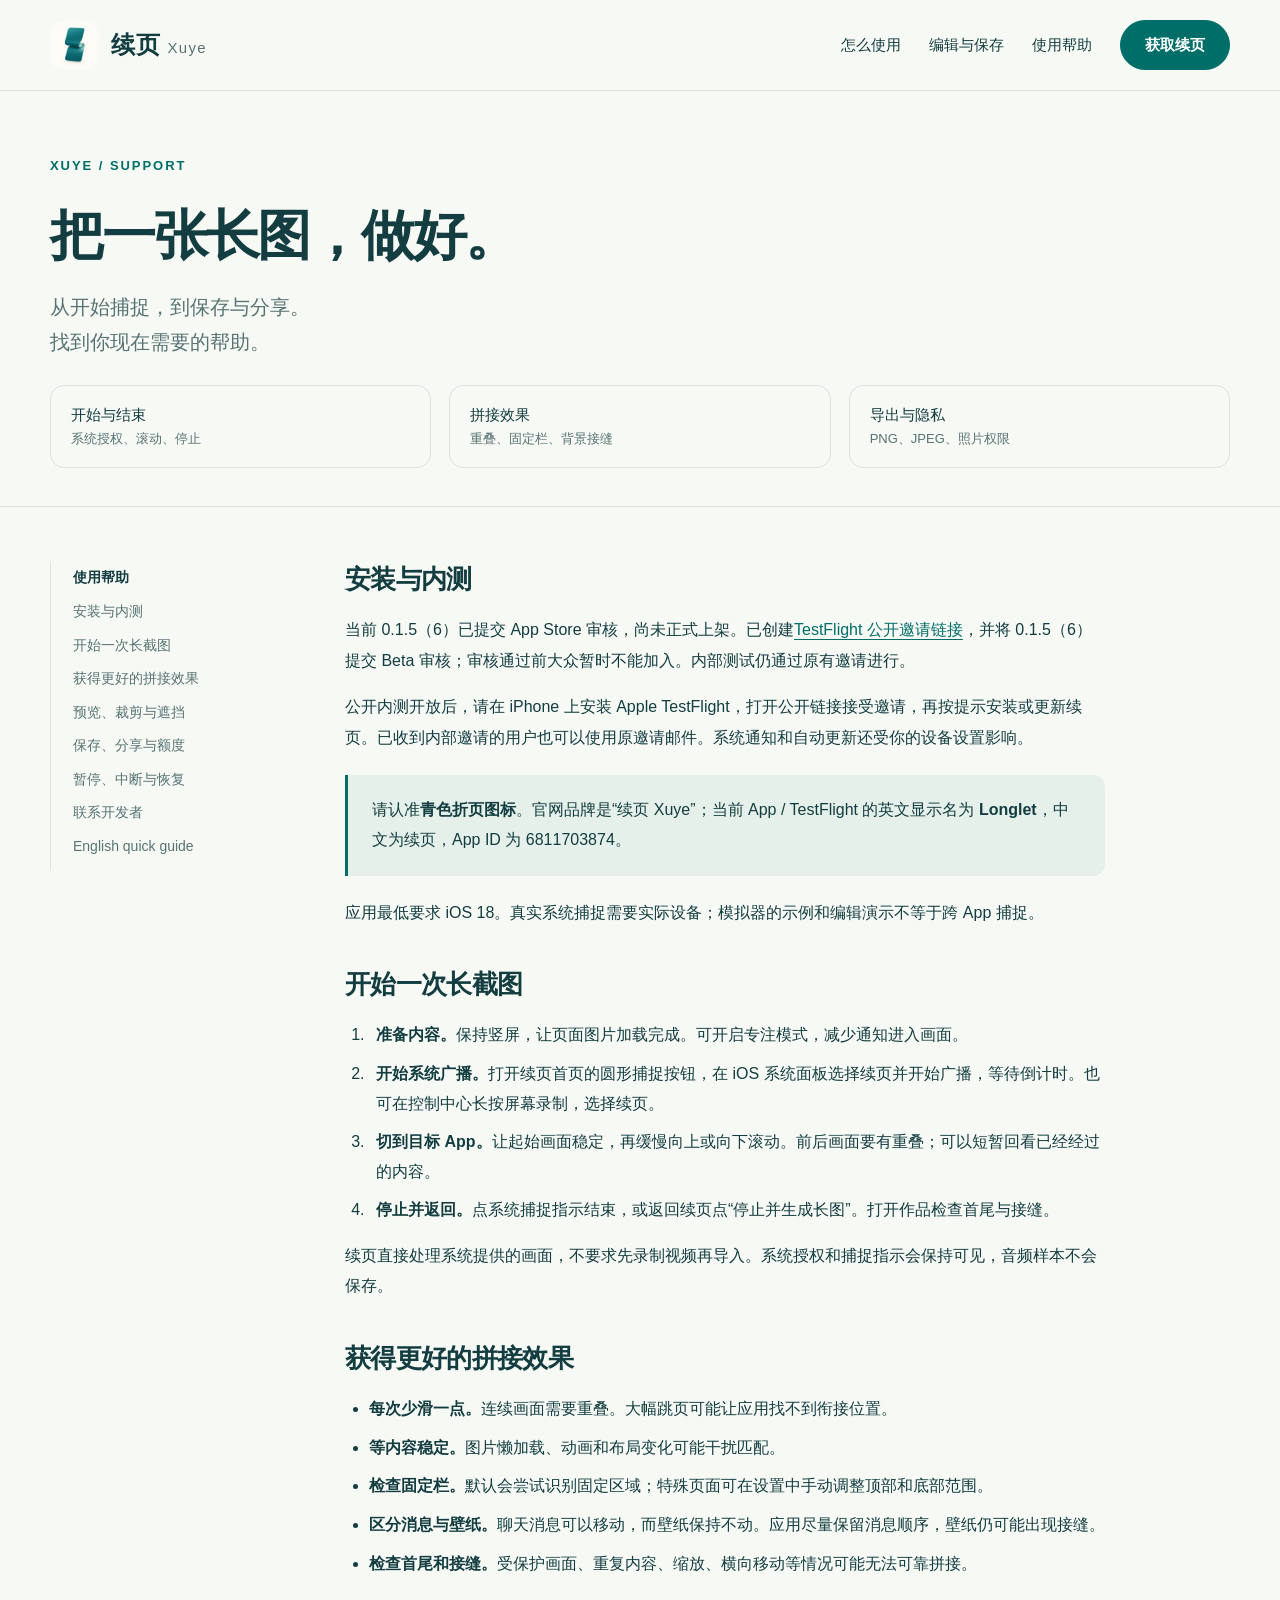
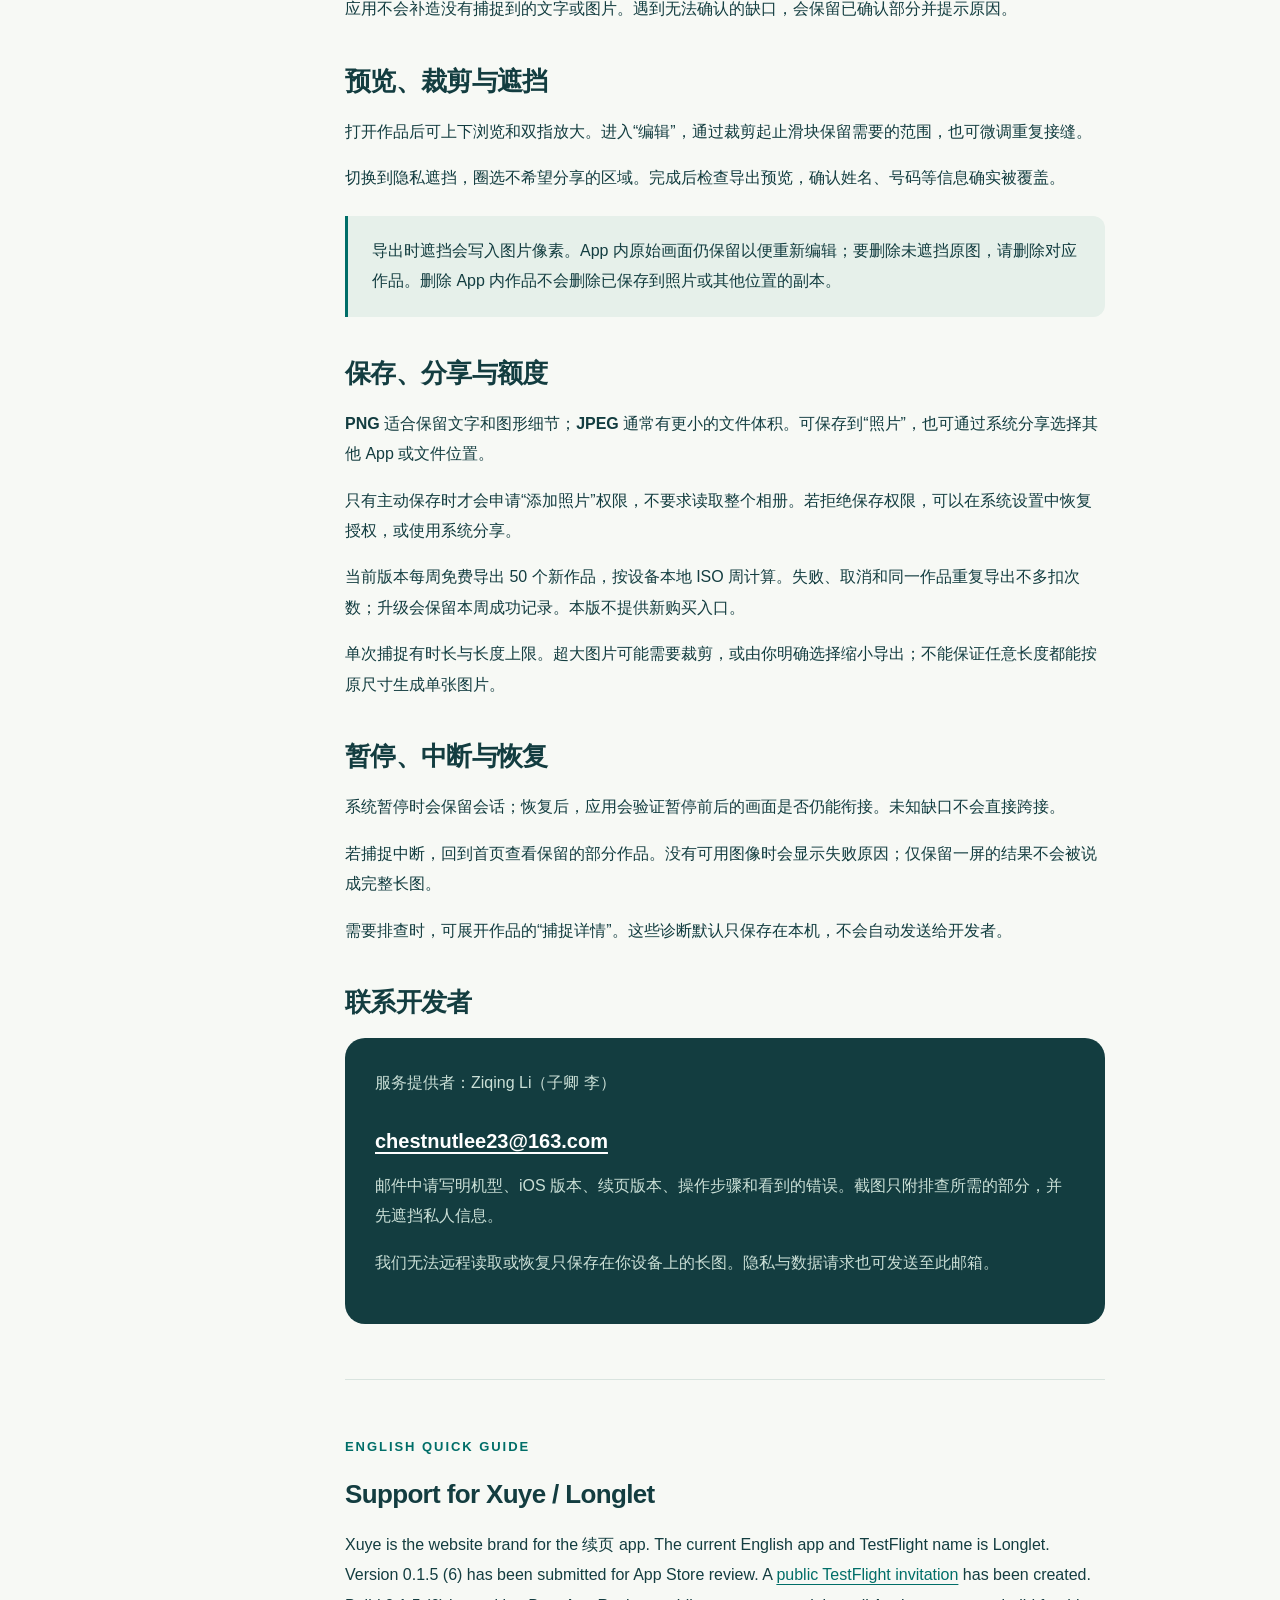
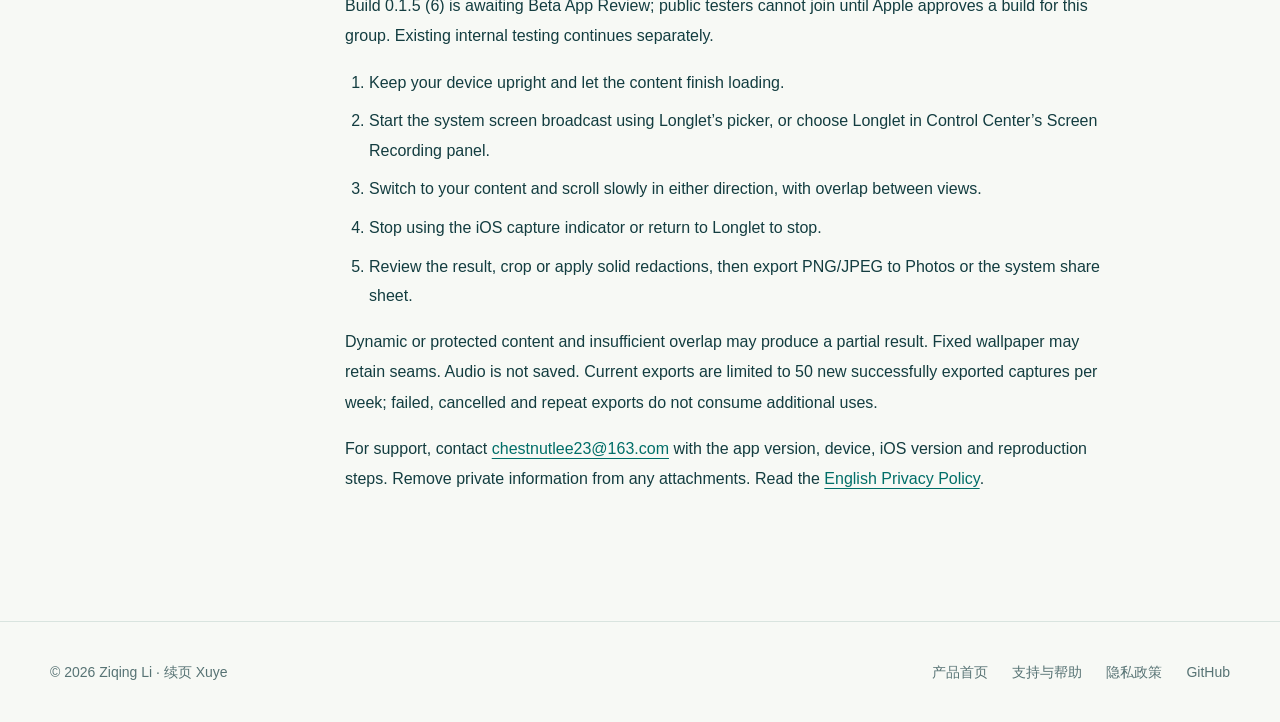
<file: support.html>
<!doctype html><html lang="zh-CN"><head><meta charset="utf-8"><meta name="viewport" content="width=device-width,initial-scale=1"><meta name="description" content="续页 Xuye 使用指南：系统授权、滚动捕捉、裁剪遮挡、PNG/JPEG 导出、免费额度、故障排查和开发者联系方式。"><meta name="theme-color" content="#006e68"><title>支持与帮助 · 续页 Xuye</title><link rel="icon" href="assets/icon.png"><link rel="apple-touch-icon" href="assets/icon.png"><link rel="stylesheet" href="style.css"><script src="app.js" defer></script><link rel="canonical" href="https://lzbaclz.github.io/long_screenshot_iphone/support.html"><meta property="og:type" content="website"><meta property="og:title" content="支持与帮助 · 续页 Xuye"><meta property="og:url" content="https://lzbaclz.github.io/long_screenshot_iphone/support.html"></head><body><a class="skip" href="#main">跳到正文</a><header class="header"><div class="wrap header-inner"><a class="brand" href="./"><img src="assets/icon.png" width="48" height="48" alt="续页青色折页图标"><span>续页<small>Xuye</small></span></a><nav class="nav" id="site-nav" aria-label="主导航"><a href="./#how">怎么使用</a><a href="./#features">编辑与保存</a><a href="support.html">使用帮助</a><a class="button" href="./#get">获取续页</a></nav><button class="menu-button" aria-controls="site-nav" aria-expanded="false" aria-label="展开导航">☰</button></div></header><main id="main"><div class="document-hero"><div class="wrap"><p class="eyebrow">XUYE / SUPPORT</p><h1>把一张长图，做好。</h1><p class="lead">从开始捕捉，到保存与分享。<br>找到你现在需要的帮助。</p><div class="support-topics"><a href="#capture">开始与结束<small>系统授权、滚动、停止</small></a><a href="#quality">拼接效果<small>重叠、固定栏、背景接缝</small></a><a href="#export">导出与隐私<small>PNG、JPEG、照片权限</small></a></div></div></div>
<div class="wrap doc-layout"><nav class="toc" aria-label="使用帮助目录"><strong>使用帮助</strong><a href="#install">安装与内测</a><a href="#capture">开始一次长截图</a><a href="#quality">获得更好的拼接效果</a><a href="#edit">预览、裁剪与遮挡</a><a href="#export">保存、分享与额度</a><a href="#recovery">暂停、中断与恢复</a><a href="#contact">联系开发者</a><a href="#english" lang="en">English quick guide</a></nav><article class="prose">
<section id="install"><h2>安装与内测</h2><p>当前 0.1.5（6）已提交 App Store 审核，尚未正式上架。已创建<a href="https://testflight.apple.com/join/Qb5CcCep">TestFlight 公开邀请链接</a>，并将 0.1.5（6）提交 Beta 审核；审核通过前大众暂时不能加入。内部测试仍通过原有邀请进行。</p><p>公开内测开放后，请在 iPhone 上安装 Apple TestFlight，打开公开链接接受邀请，再按提示安装或更新续页。已收到内部邀请的用户也可以使用原邀请邮件。系统通知和自动更新还受你的设备设置影响。</p><div class="callout"><p>请认准<strong>青色折页图标</strong>。官网品牌是“续页 Xuye”；当前 App / TestFlight 的英文显示名为 <strong>Longlet</strong>，中文为续页，App ID 为 6811703874。</p></div><p>应用最低要求 iOS 18。真实系统捕捉需要实际设备；模拟器的示例和编辑演示不等于跨 App 捕捉。</p></section>
<section id="capture" class="support-section"><h2>开始一次长截图</h2><ol><li><strong>准备内容。</strong>保持竖屏，让页面图片加载完成。可开启专注模式，减少通知进入画面。</li><li><strong>开始系统广播。</strong>打开续页首页的圆形捕捉按钮，在 iOS 系统面板选择续页并开始广播，等待倒计时。也可在控制中心长按屏幕录制，选择续页。</li><li><strong>切到目标 App。</strong>让起始画面稳定，再缓慢向上或向下滚动。前后画面要有重叠；可以短暂回看已经经过的内容。</li><li><strong>停止并返回。</strong>点系统捕捉指示结束，或返回续页点“停止并生成长图”。打开作品检查首尾与接缝。</li></ol><p>续页直接处理系统提供的画面，不要求先录制视频再导入。系统授权和捕捉指示会保持可见，音频样本不会保存。</p></section>
<section id="quality"><h2>获得更好的拼接效果</h2><ul><li><strong>每次少滑一点。</strong>连续画面需要重叠。大幅跳页可能让应用找不到衔接位置。</li><li><strong>等内容稳定。</strong>图片懒加载、动画和布局变化可能干扰匹配。</li><li><strong>检查固定栏。</strong>默认会尝试识别固定区域；特殊页面可在设置中手动调整顶部和底部范围。</li><li><strong>区分消息与壁纸。</strong>聊天消息可以移动，而壁纸保持不动。应用尽量保留消息顺序，壁纸仍可能出现接缝。</li><li><strong>检查首尾和接缝。</strong>受保护画面、重复内容、缩放、横向移动等情况可能无法可靠拼接。</li></ul><p>应用不会补造没有捕捉到的文字或图片。遇到无法确认的缺口，会保留已确认部分并提示原因。</p></section>
<section id="edit"><h2>预览、裁剪与遮挡</h2><p>打开作品后可上下浏览和双指放大。进入“编辑”，通过裁剪起止滑块保留需要的范围，也可微调重复接缝。</p><p>切换到隐私遮挡，圈选不希望分享的区域。完成后检查导出预览，确认姓名、号码等信息确实被覆盖。</p><div class="callout"><p>导出时遮挡会写入图片像素。App 内原始画面仍保留以便重新编辑；要删除未遮挡原图，请删除对应作品。删除 App 内作品不会删除已保存到照片或其他位置的副本。</p></div></section>
<section id="export"><h2>保存、分享与额度</h2><p><strong>PNG</strong> 适合保留文字和图形细节；<strong>JPEG</strong> 通常有更小的文件体积。可保存到“照片”，也可通过系统分享选择其他 App 或文件位置。</p><p>只有主动保存时才会申请“添加照片”权限，不要求读取整个相册。若拒绝保存权限，可以在系统设置中恢复授权，或使用系统分享。</p><p>当前版本每周免费导出 50 个新作品，按设备本地 ISO 周计算。失败、取消和同一作品重复导出不多扣次数；升级会保留本周成功记录。本版不提供新购买入口。</p><p>单次捕捉有时长与长度上限。超大图片可能需要裁剪，或由你明确选择缩小导出；不能保证任意长度都能按原尺寸生成单张图片。</p></section>
<section id="recovery"><h2>暂停、中断与恢复</h2><p>系统暂停时会保留会话；恢复后，应用会验证暂停前后的画面是否仍能衔接。未知缺口不会直接跨接。</p><p>若捕捉中断，回到首页查看保留的部分作品。没有可用图像时会显示失败原因；仅保留一屏的结果不会被说成完整长图。</p><p>需要排查时，可展开作品的“捕捉详情”。这些诊断默认只保存在本机，不会自动发送给开发者。</p></section>
<section id="contact"><h2>联系开发者</h2><div class="contact-box"><p>服务提供者：Ziqing Li（子卿 李）</p><h3><a href="mailto:chestnutlee23@163.com?subject=Xuye%20%E7%BB%AD%E9%A1%B5%E4%BD%BF%E7%94%A8%E5%8F%8D%E9%A6%88">chestnutlee23@163.com</a></h3><p>邮件中请写明机型、iOS 版本、续页版本、操作步骤和看到的错误。截图只附排查所需的部分，并先遮挡私人信息。</p><p>我们无法远程读取或恢复只保存在你设备上的长图。隐私与数据请求也可发送至此邮箱。</p></div></section>
<hr class="doc-divider"><section id="english" lang="en"><p class="eyebrow">English quick guide</p><h2>Support for Xuye / Longlet</h2><p>Xuye is the website brand for the 续页 app. The current English app and TestFlight name is Longlet. Version 0.1.5 (6) has been submitted for App Store review. A <a href="https://testflight.apple.com/join/Qb5CcCep">public TestFlight invitation</a> has been created. Build 0.1.5 (6) is awaiting Beta App Review; public testers cannot join until Apple approves a build for this group. Existing internal testing continues separately.</p><ol><li>Keep your device upright and let the content finish loading.</li><li>Start the system screen broadcast using Longlet’s picker, or choose Longlet in Control Center’s Screen Recording panel.</li><li>Switch to your content and scroll slowly in either direction, with overlap between views.</li><li>Stop using the iOS capture indicator or return to Longlet to stop.</li><li>Review the result, crop or apply solid redactions, then export PNG/JPEG to Photos or the system share sheet.</li></ol><p>Dynamic or protected content and insufficient overlap may produce a partial result. Fixed wallpaper may retain seams. Audio is not saved. Current exports are limited to 50 new successfully exported captures per week; failed, cancelled and repeat exports do not consume additional uses.</p><p>For support, contact <a href="mailto:chestnutlee23@163.com">chestnutlee23@163.com</a> with the app version, device, iOS version and reproduction steps. Remove private information from any attachments. Read the <a href="privacy.html#english">English Privacy Policy</a>.</p></section>
</article></div></main><footer class="footer"><div class="wrap footer-inner"><span>© 2026 Ziqing Li · 续页 Xuye</span><div class="footer-links"><a href="./">产品首页</a><a href="support.html">支持与帮助</a><a href="privacy.html">隐私政策</a><a href="https://github.com/lzbaclz/long_screenshot_iphone">GitHub</a></div></div></footer></body></html>
</file>
<file: style.css>
:root{--ink:#133d40;--muted:#577374;--teal:#006e68;--mint:#d9eee6;--paper:#f7f9f5;--line:#d9e4df;--white:#fff;--font:-apple-system,BlinkMacSystemFont,"Segoe UI","PingFang SC","Hiragino Sans GB","Microsoft YaHei",sans-serif}*{box-sizing:border-box}html{scroll-behavior:smooth;scroll-padding-top:100px}body{margin:0;background:var(--paper);color:var(--ink);font-family:var(--font);line-height:1.75;font-size:16px}a{color:inherit;text-decoration:none}button,input{font:inherit}button,a{-webkit-tap-highlight-color:transparent}button{cursor:pointer}a:focus-visible,button:focus-visible,input:focus-visible,summary:focus-visible{outline:3px solid #c39f31;outline-offset:5px}img{max-width:100%;height:auto;display:block}.wrap{width:min(1180px,calc(100% - 80px));margin:auto}.skip{position:fixed;left:20px;top:-100px;background:var(--ink);color:white;z-index:100;padding:10px 20px}.skip:focus{top:10px}.header{position:sticky;top:0;z-index:20;background:#f7f9f5ef;border-bottom:1px solid var(--line);backdrop-filter:blur(18px)}.header-inner{height:90px;display:flex;align-items:center;gap:36px}.brand{display:inline-flex;align-items:center;gap:13px;font-weight:750;font-size:24px;letter-spacing:.03em;white-space:nowrap}.brand img{width:48px;height:48px;border-radius:13px}.brand small{font-size:15px;color:var(--muted);font-weight:500;letter-spacing:.09em;margin-left:7px}.nav{display:flex;align-items:center;gap:28px;margin-left:auto;font-size:15px}.nav a:hover{color:var(--teal)}.button{display:inline-flex;align-items:center;justify-content:center;gap:12px;min-height:50px;padding:11px 24px;border:1px solid var(--teal);border-radius:100px;background:var(--teal);color:#fff;font-size:15px;font-weight:600;line-height:1.6}.button:hover{background:#075953}.button.outline{color:var(--teal);background:transparent}.button.outline:hover{background:var(--mint)}.menu-button{display:none}.eyebrow{font-size:13px;letter-spacing:.15em;font-weight:600;color:var(--teal);margin:0 0 22px;text-transform:uppercase}.hero{display:grid;grid-template-columns:1.1fr .9fr;gap:40px;padding-top:78px;padding-bottom:75px;align-items:center;min-height:790px}.hero h1{font-size:clamp(44px,5vw,68px);line-height:1.22;font-weight:750;letter-spacing:-.045em;margin:0 0 26px}.hero h1 span{color:var(--teal)}.hero-lead{font-size:20px;line-height:1.85;color:var(--muted);max-width:440px;margin-bottom:28px}.actions{display:flex;flex-wrap:wrap;align-items:center;gap:18px}.text-link{font-size:15px;border-bottom:1px solid #a5bfb8;padding:5px 0}.quiet-points{display:flex;gap:20px;list-style:none;padding:0;margin:30px 0 0;font-size:14px;color:var(--muted)}.quiet-points li::before{content:'✓';margin-right:6px;color:var(--teal)}.hero-art{position:relative;min-height:630px;display:flex;justify-content:center;align-items:center}.hero-panel{position:absolute;inset:12px -10px 5px 10px;background:linear-gradient(145deg,#deefe8,#c1ded5);border-radius:140px 140px 28px 28px}.hero-word{position:absolute;bottom:1px;left:6px;font-size:114px;line-height:1;font-weight:650;letter-spacing:-.08em;color:#77aea44d;overflow:hidden}.screenshot{width:262px;border:7px solid #fff;border-radius:30px;box-shadow:0 24px 70px #18443e20;position:relative}.hero-caption{position:absolute;left:-12px;bottom:90px;background:var(--white);border:1px solid var(--line);border-radius:16px;padding:14px 20px;font-size:14px;box-shadow:0 8px 28px #153d3410}.hero-caption strong{display:block;font-size:20px;color:var(--teal)}.image-note{font-size:12px;color:var(--muted);margin:15px 0 0;text-align:center}.section{padding:96px 0;border-top:1px solid var(--line)}.section h2{font-size:clamp(30px,3.4vw,44px);line-height:1.4;letter-spacing:-.035em;margin:0 0 22px}.section-lead{font-size:18px;color:var(--muted);max-width:500px}.footer{border-top:1px solid var(--line);padding:38px 0;font-size:14px;color:var(--muted)}.footer-inner{display:flex;justify-content:space-between;gap:20px;align-items:center}.footer-links{display:flex;flex-wrap:wrap;gap:24px}.notice{padding:18px 24px;border:1px solid var(--line);border-radius:16px;font-size:15px;color:var(--muted)}@media(max-width:800px){.wrap{width:calc(100% - 40px)}.header-inner{height:76px;gap:16px}.brand{font-size:21px}.brand img{width:42px;height:42px}.brand small{font-size:13px}.nav{gap:16px}.nav a:not(.button){display:none}.nav .button{padding:9px 16px;min-height:42px;font-size:14px}.hero{grid-template-columns:1fr;padding-top:46px;gap:32px;min-height:0;padding-bottom:56px}.hero h1{font-size:46px}.hero-lead{font-size:18px}.hero-art{min-height:585px;margin:0 12px}.hero-panel{inset:0}.hero-caption{left:-12px;bottom:60px}.hero-word{font-size:96px;bottom:5px;left:0}.quiet-points{font-size:13px;gap:14px}.section{padding:60px 0}.footer-inner{align-items:flex-start;flex-direction:column}.eyebrow{font-size:12px;margin-bottom:18px}}@media(prefers-reduced-motion:reduce){html{scroll-behavior:auto}*{animation:none!important;transition:none!important}}
.ribbon{background:var(--ink);color:#ebf7f2;padding:22px 0}.ribbon .wrap{display:flex;justify-content:space-between;gap:24px;font-size:15px}.section-head{display:flex;justify-content:space-between;align-items:flex-end;gap:40px;margin-bottom:44px}.section-head p{max-width:370px;margin:0;color:var(--muted)}.steps{display:grid;grid-template-columns:repeat(3,1fr);gap:36px}.step{border-top:2px solid var(--teal);padding-top:22px}.step-number{font-family:Georgia,serif;font-size:44px;color:#76a29a;line-height:1;margin-bottom:24px}.step h3{font-size:23px;line-height:1.5;margin:0 0 12px;letter-spacing:-.025em}.step p{color:var(--muted);margin:0}.step-note{font-size:14px;color:var(--muted);margin:28px 0 0}.mint-section{background:#e7f2ec}.feature-layout{display:grid;grid-template-columns:1fr 1fr;gap:80px;align-items:center}.feature-visual{background:#fff9;border:1px solid #c5ded4;border-radius:32px;padding:34px;display:flex;flex-direction:column;align-items:center}.feature-visual img{width:268px;border-radius:21px;box-shadow:0 16px 35px #153b3620}.preview-button{border:0;background:transparent;padding:0;max-width:100%;cursor:zoom-in;border-radius:21px}.screen-caption{font-size:13px;color:var(--muted);text-align:center;margin:20px 0 0}.feature-tabs{display:flex;flex-wrap:wrap;gap:8px;margin:0 0 35px}.feature-tabs button{padding:10px 16px;min-height:44px;background:transparent;border:1px solid #aec9c0;border-radius:100px;color:var(--ink);font-size:14px}.feature-tabs button[aria-selected=true]{background:var(--ink);color:white;border-color:var(--ink)}.feature-copy h3{font-size:31px;line-height:1.45;margin:0 0 18px;letter-spacing:-.04em}.feature-copy p{font-size:18px;color:var(--muted);margin:0 0 20px}.feature-copy ul{padding-left:20px;margin:0 0 28px;color:var(--ink);font-size:15px}.feature-copy li+li{margin-top:10px}.detail-stamp{font-size:12px;letter-spacing:.12em;color:var(--muted);margin-bottom:18px}.privacy-layout{display:grid;grid-template-columns:.9fr 1.1fr;gap:90px;align-items:start}.privacy-title{position:sticky;top:130px}.privacy-title p{color:var(--muted);font-size:18px}.privacy-lines{border-top:1px solid var(--line)}.privacy-line{padding:24px 0;border-bottom:1px solid var(--line)}.privacy-line h3{font-size:21px;margin:0 0 8px}.privacy-line p{margin:0;color:var(--muted)}.download{background:var(--ink);color:#f8fbf7;border-radius:32px;padding:54px 56px;display:grid;grid-template-columns:1.1fr .9fr;gap:50px;align-items:center}.download h2{font-size:40px;margin:0 0 22px}.download .eyebrow{color:#a4d3c2}.download p{color:#c5dad2}.download .brand{margin-bottom:26px}.download .brand small{color:#b4d0c5}.status-card{padding:28px;background:#ffffff09;border:1px solid #8dafaa65;border-radius:18px}.status-label{font-size:13px;letter-spacing:.04em;display:flex;justify-content:space-between;color:#b4d0c5}.status-card h3{font-size:23px;margin:20px 0 14px}.status-card p{font-size:15px;margin:0 0 21px}.status-card .button{background:#e2f0e9;color:var(--ink);border-color:#e2f0e9}.release-note{font-size:13px;color:var(--muted);margin-top:18px}.faq-list{border-top:1px solid var(--line);max-width:850px;margin:0 auto}.faq-list details{border-bottom:1px solid var(--line);padding:23px 0}.faq-list summary{font-size:18px;font-weight:600;cursor:pointer;list-style:none;position:relative;padding-right:35px}.faq-list summary::-webkit-details-marker{display:none}.faq-list summary::after{content:'+';position:absolute;right:0;font-size:24px;line-height:1.2;color:var(--teal)}.faq-list details[open] summary::after{content:'−'}.faq-list p{margin:16px 40px 0 0;color:var(--muted)}.faq-list a{border-bottom:1px solid #a7bfb6}.center-head{text-align:center;margin-bottom:36px}.dialog{padding:0;border:0;border-radius:22px;width:min(670px,calc(100% - 30px));max-height:90vh;background:var(--paper);color:var(--ink);box-shadow:0 28px 100px #001e2370}.dialog::backdrop{background:#082d34aa;backdrop-filter:blur(6px)}.dialog-head{display:flex;align-items:center;justify-content:space-between;gap:20px;padding:18px 24px;position:sticky;top:0;background:var(--paper);border-bottom:1px solid var(--line)}.dialog-head h2{font-size:17px;margin:0}.dialog-head button{width:40px;height:40px;border:0;background:var(--mint);border-radius:50%;font-size:24px;color:var(--ink)}.dialog-image{width:100%;padding:20px;max-width:520px;margin:auto}.dialog p{padding:0 24px 20px;font-size:14px;color:var(--muted)}.document-hero{padding:64px 0 38px;border-bottom:1px solid var(--line)}.document-hero h1{font-size:clamp(38px,5vw,54px);line-height:1.3;letter-spacing:-.04em;margin:0 0 20px}.document-hero .lead{font-size:20px;color:var(--muted);max-width:720px}.doc-meta{font-size:14px;color:var(--muted)}.doc-layout{display:grid;grid-template-columns:230px 1fr;gap:65px;padding:54px 0 88px}.toc{align-self:start;position:sticky;top:125px;border-left:1px solid var(--line);padding:4px 0 4px 22px;font-size:14px}.toc strong{display:block;margin-bottom:10px;font-weight:600}.toc a{display:block;margin:9px 0;color:var(--muted)}.toc a:hover{color:var(--teal)}.prose{max-width:760px}.prose section{margin:0 0 38px;scroll-margin-top:115px}.prose h2{font-size:26px;line-height:1.4;letter-spacing:-.025em;margin:0 0 18px}.prose h3{font-size:20px;margin:25px 0 12px}.prose p{margin:0 0 16px;line-height:1.9}.prose li{margin:9px 0;line-height:1.85}.prose ul,.prose ol{padding-left:24px}.prose a{color:var(--teal);text-decoration:underline;text-underline-offset:4px}.prose .callout{background:#e6f0ea;border-left:3px solid var(--teal);padding:20px 24px;border-radius:0 12px 12px 0;margin:22px 0}.prose .callout p:last-child{margin:0}.language-links{display:flex;gap:10px;margin-top:20px}.language-links a{padding:7px 17px;border:1px solid var(--line);border-radius:30px;font-size:14px}.doc-divider{border:0;border-top:1px solid var(--line);margin:55px 0}.support-topics{display:grid;grid-template-columns:repeat(3,1fr);gap:18px;margin:25px 0 0}.support-topics a{padding:16px 20px;border:1px solid var(--line);border-radius:14px;font-size:15px}.support-topics a:hover{background:var(--mint)}.support-topics small{display:block;color:var(--muted);font-size:13px}.contact-box{background:var(--ink);color:#e9f7f0;border-radius:20px;padding:30px}.contact-box p{color:#cadfd6}.contact-box a{color:#fff;overflow-wrap:anywhere}.support-section ol li{padding-left:7px}.version-pill{padding:4px 11px;border-radius:20px;background:var(--mint);font-size:13px;color:var(--teal);white-space:nowrap}
@media(max-width:1000px){.feature-layout{gap:40px}.privacy-layout{gap:45px}.download{padding:40px}.hero-caption{left:-25px}.header-inner{gap:20px}.nav{gap:20px}}@media(max-width:800px){.ribbon .wrap{font-size:13px;gap:10px}.ribbon .wrap span:last-child{display:none}.section-head{display:block;margin-bottom:32px}.section-head p{max-width:100%}.steps{grid-template-columns:1fr;gap:28px}.step{display:grid;grid-template-columns:48px 1fr;column-gap:16px}.step-number{grid-row:1/3;font-size:34px;margin:0}.step h3{font-size:22px}.step p{grid-column:2}.feature-layout{grid-template-columns:1fr;gap:35px}.feature-visual{order:2;padding:25px}.feature-copy{order:1}.feature-tabs{margin-bottom:25px}.feature-copy h3{font-size:29px}.privacy-layout{grid-template-columns:1fr;gap:28px}.privacy-title{position:static}.download{grid-template-columns:1fr;padding:32px 25px;gap:25px;border-radius:24px}.download h2{font-size:31px}.download .brand{margin-bottom:20px}.status-card{padding:23px}.doc-layout{grid-template-columns:1fr;gap:30px;padding-top:30px}.toc{position:static;display:flex;flex-wrap:wrap;gap:8px 18px;padding-left:0;border:0;padding-bottom:24px;border-bottom:1px solid var(--line)}.toc strong{width:100%;margin:0}.toc a{margin:0}.document-hero{padding-top:42px}.document-hero .lead{font-size:18px}.support-topics{grid-template-columns:1fr;gap:10px}.support-topics a{padding:12px 18px}.prose h2{font-size:25px}.prose p{line-height:1.85}.nav{margin-left:auto}.nav a:not(.button){display:none}.menu-button{display:block;background:transparent;color:var(--ink);border:0;font-size:22px;padding:8px;min-width:44px;min-height:44px}.nav.open{position:absolute;top:76px;left:0;right:0;padding:22px 25px;background:var(--paper);border-bottom:1px solid var(--line);display:flex;flex-direction:column;align-items:stretch;gap:20px}.nav.open a:not(.button){display:block}.nav.open .button{display:none}.hero-caption{left:-12px}.quiet-points{flex-wrap:wrap}.footer-links{gap:15px 22px}.contact-box{padding:24px}.faq-list p{margin-right:10px}}@media(max-width:420px){.wrap{width:calc(100% - 32px)}.header-inner{gap:8px}.brand{gap:8px;font-size:20px}.brand small{margin-left:5px;font-size:12px}.brand img{width:38px;height:38px}.nav .button{font-size:13px;padding:9px 12px}.hero h1{font-size:42px}.hero-art{min-height:568px}.screenshot{width:245px}.hero-caption strong{font-size:18px}.hero-caption{padding:12px 15px}.hero-word{font-size:86px}.actions{gap:14px}.hero-lead{margin-bottom:24px}.ribbon .wrap{font-size:12px}}
.release-section{background:#e7f2ec}.release-heading{text-align:center;max-width:760px;margin:0 auto 40px}.release-heading .brand{justify-content:center;margin-bottom:25px}.release-heading h2{font-size:clamp(31px,4vw,48px);line-height:1.35}.release-heading>p{color:var(--muted);font-size:18px}.release-options{display:grid;grid-template-columns:1fr 1fr;gap:28px}.release-option{background:#fffffff0;border:1px solid #b5d0c5;border-radius:24px;padding:35px;text-align:center;display:flex;flex-direction:column;align-items:center}.release-option h3{font-size:30px;line-height:1.4;margin:0 0 16px}.release-option h3 span{display:inline-block;vertical-align:middle;font-size:14px;padding:5px 10px;border-radius:8px;background:var(--mint);color:var(--teal);margin-left:8px}.release-option>p{color:var(--muted);margin:0 0 18px}.beta-state{font-size:14px;color:#70521e!important;background:#fff2d7;border-radius:10px;padding:10px 16px;line-height:1.65}.invite-qr{width:228px;height:228px;margin:9px auto 24px;background:white}.release-placeholder{height:228px;display:flex;flex-direction:column;align-items:center;justify-content:center;margin:9px auto 24px;color:var(--muted);gap:15px}.release-placeholder img{width:92px;border-radius:22px}.release-option>.button{width:100%;margin-top:auto;min-height:54px}.release-option .pending-button{display:flex;align-items:center;justify-content:center;min-height:54px;width:100%;border:1px solid var(--line);border-radius:100px;background:#edf2ee;color:var(--muted);margin-top:auto;font-weight:600}.invite-tools{display:flex;justify-content:center;gap:24px;margin-top:16px;flex-wrap:wrap}.invite-tools button{background:none;border:0;padding:3px 0;border-bottom:1px solid #8eada1;color:var(--teal);font-size:15px}.invite-tools a{font-size:15px;color:var(--teal);border-bottom:1px solid #8eada1;padding:3px 0}.invite-address{overflow-wrap:anywhere;font-size:13px;color:var(--muted);margin-top:15px}.invite-result{min-height:24px;font-size:13px;color:var(--teal);margin:7px 0 0!important}.release-help{font-size:14px!important;margin-top:17px!important;margin-bottom:0!important}.beta-steps{max-width:740px;margin:32px auto 0;border-top:1px solid #bdd1c6;padding-top:25px;color:var(--muted)}.beta-steps h3{font-size:18px;color:var(--ink);margin:0 0 12px}.beta-steps ol{margin:0;padding-left:25px;font-size:15px}.beta-steps li{margin:8px 0}.beta-steps a{text-decoration:underline;color:var(--teal);text-underline-offset:3px}@media(max-width:800px){.release-options{grid-template-columns:1fr;gap:20px}.release-option{padding:27px 22px}.release-option h3{font-size:29px}.release-placeholder{height:132px;margin-bottom:22px}.release-placeholder img{width:66px}.release-heading>p{font-size:17px}.invite-qr{width:212px;height:212px}}
</file>
